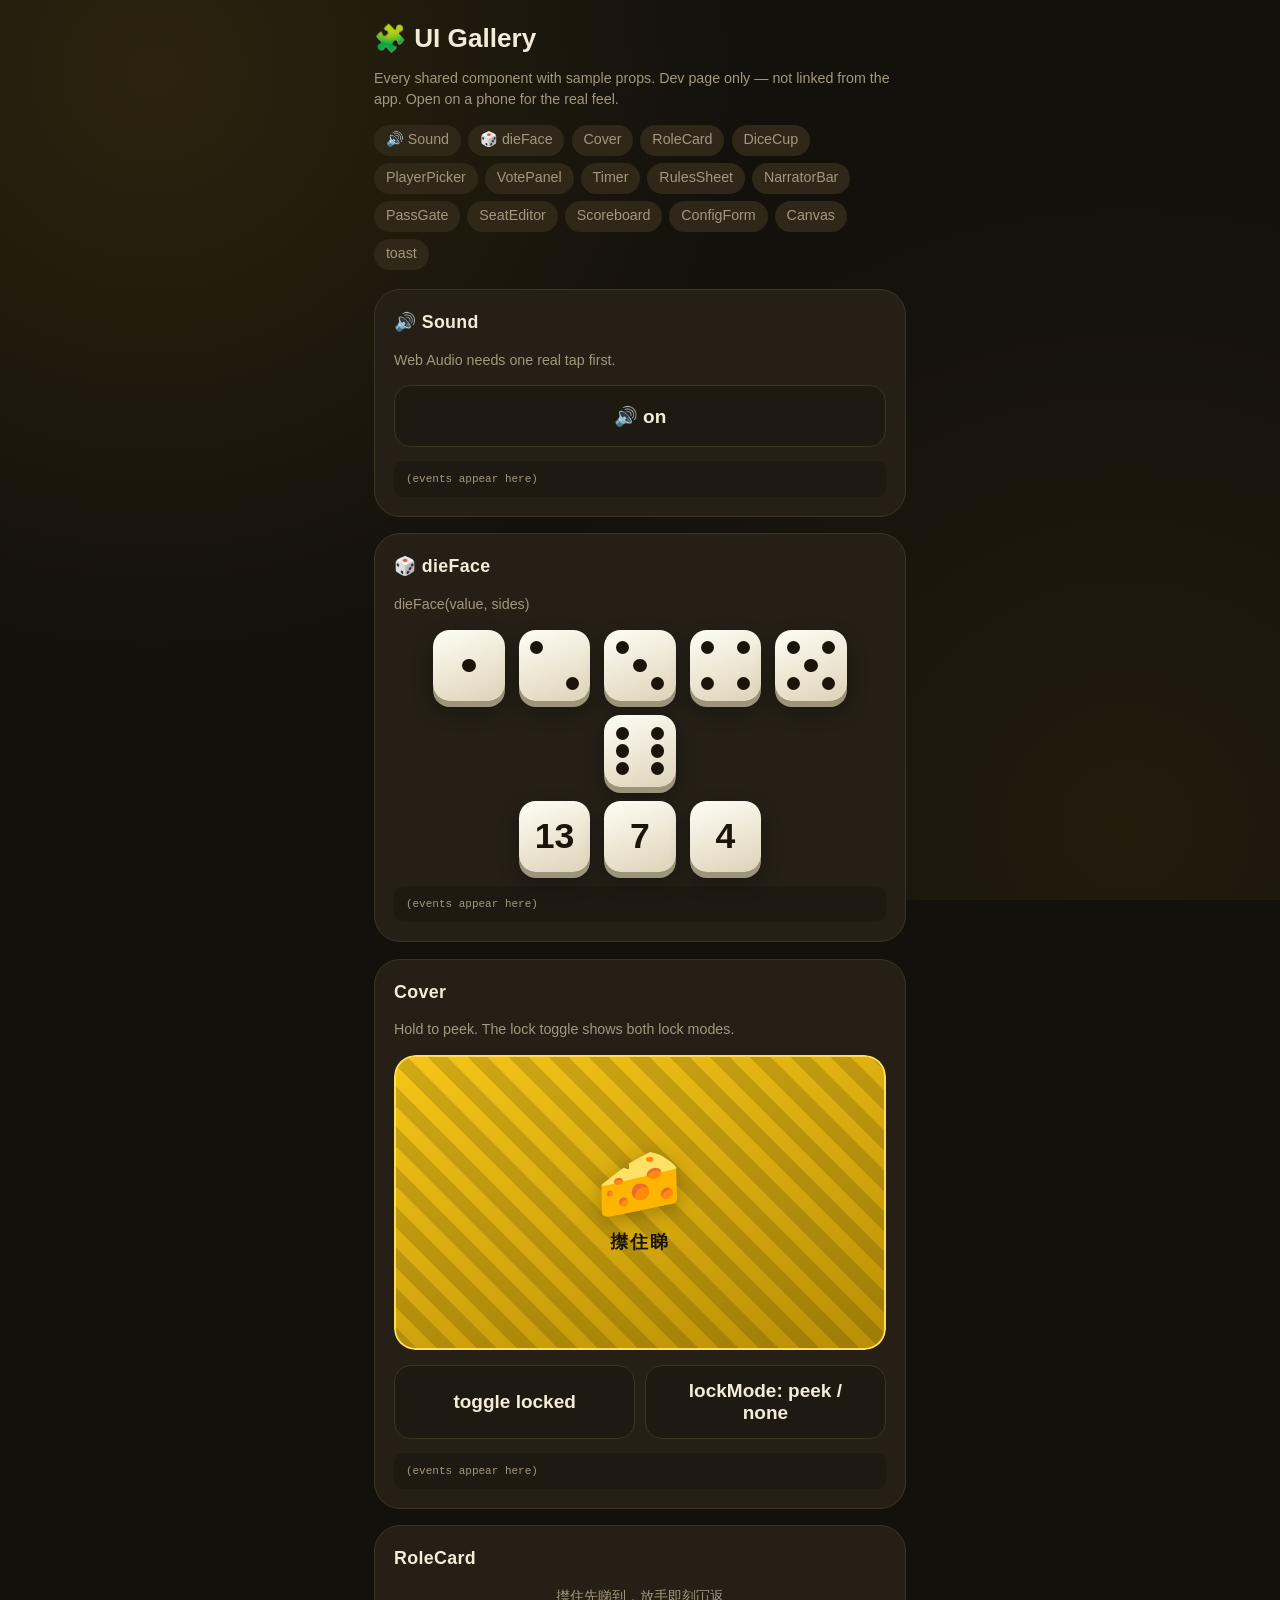
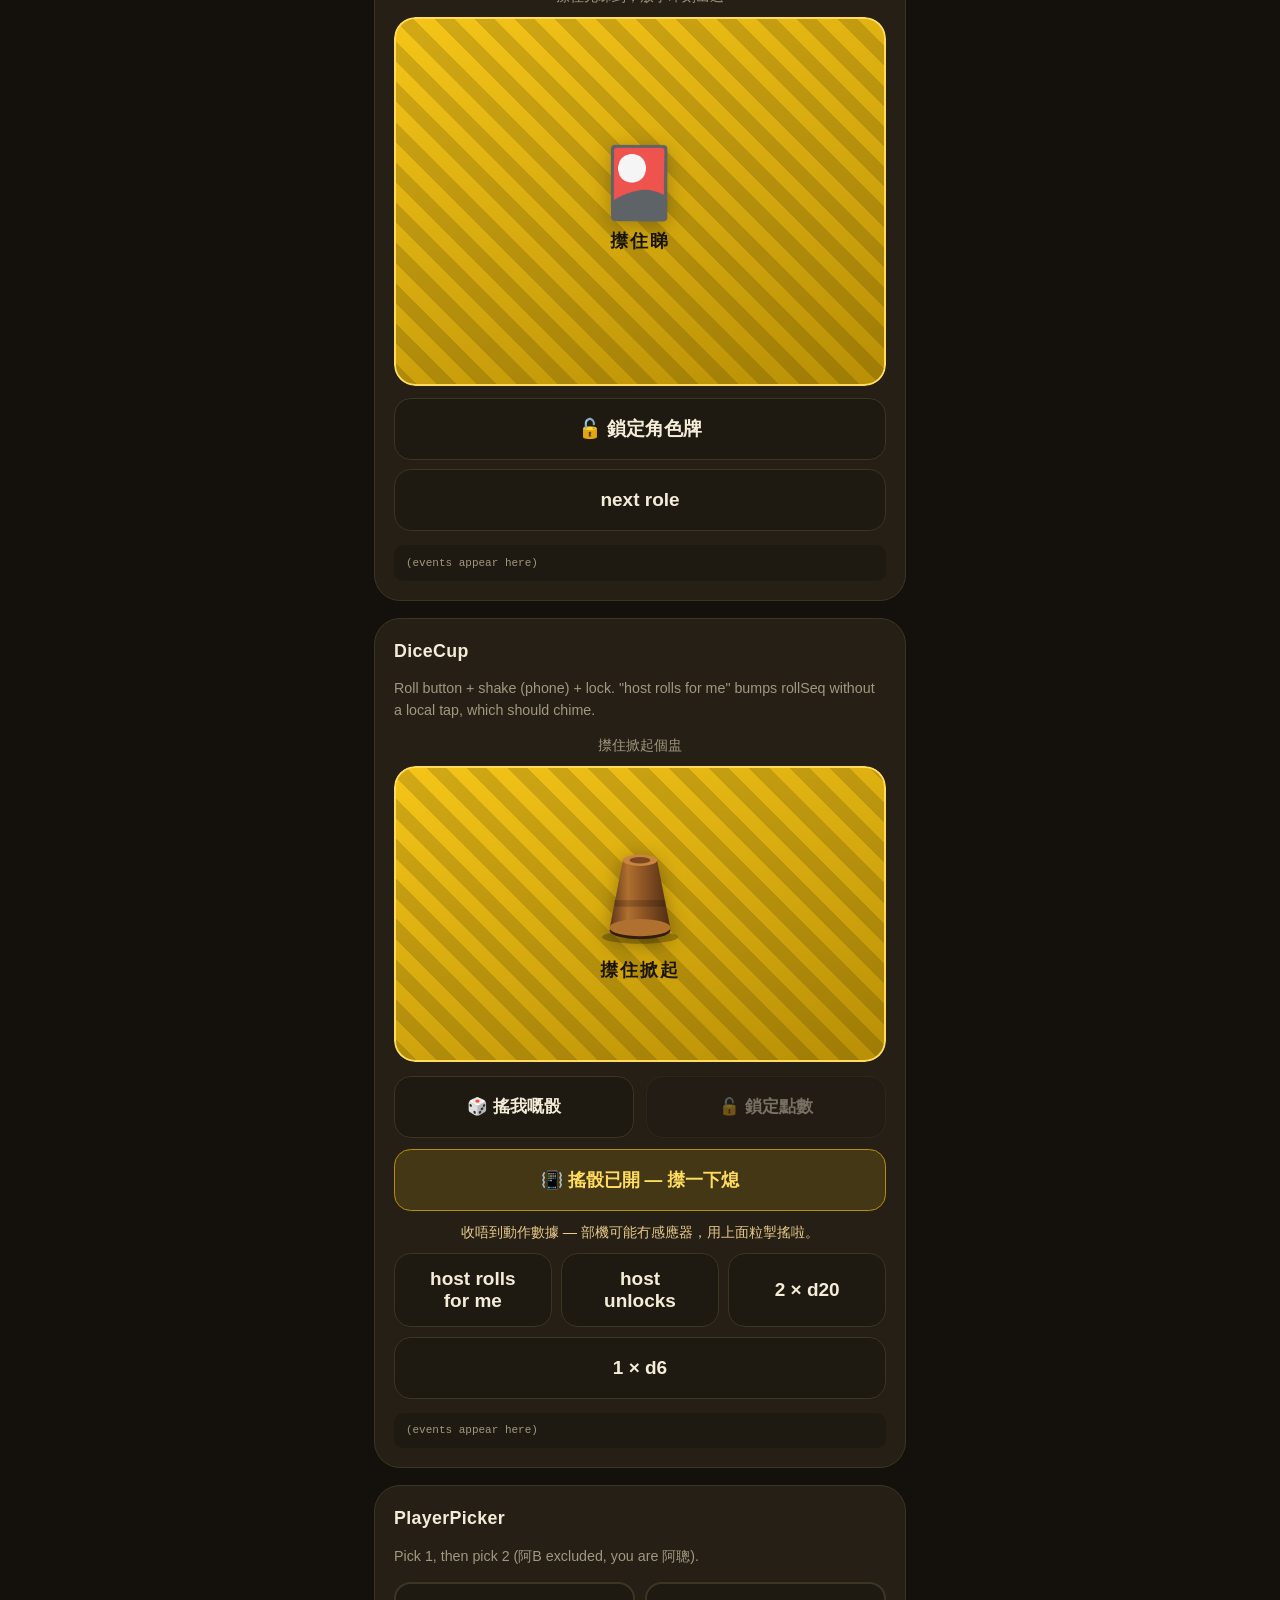
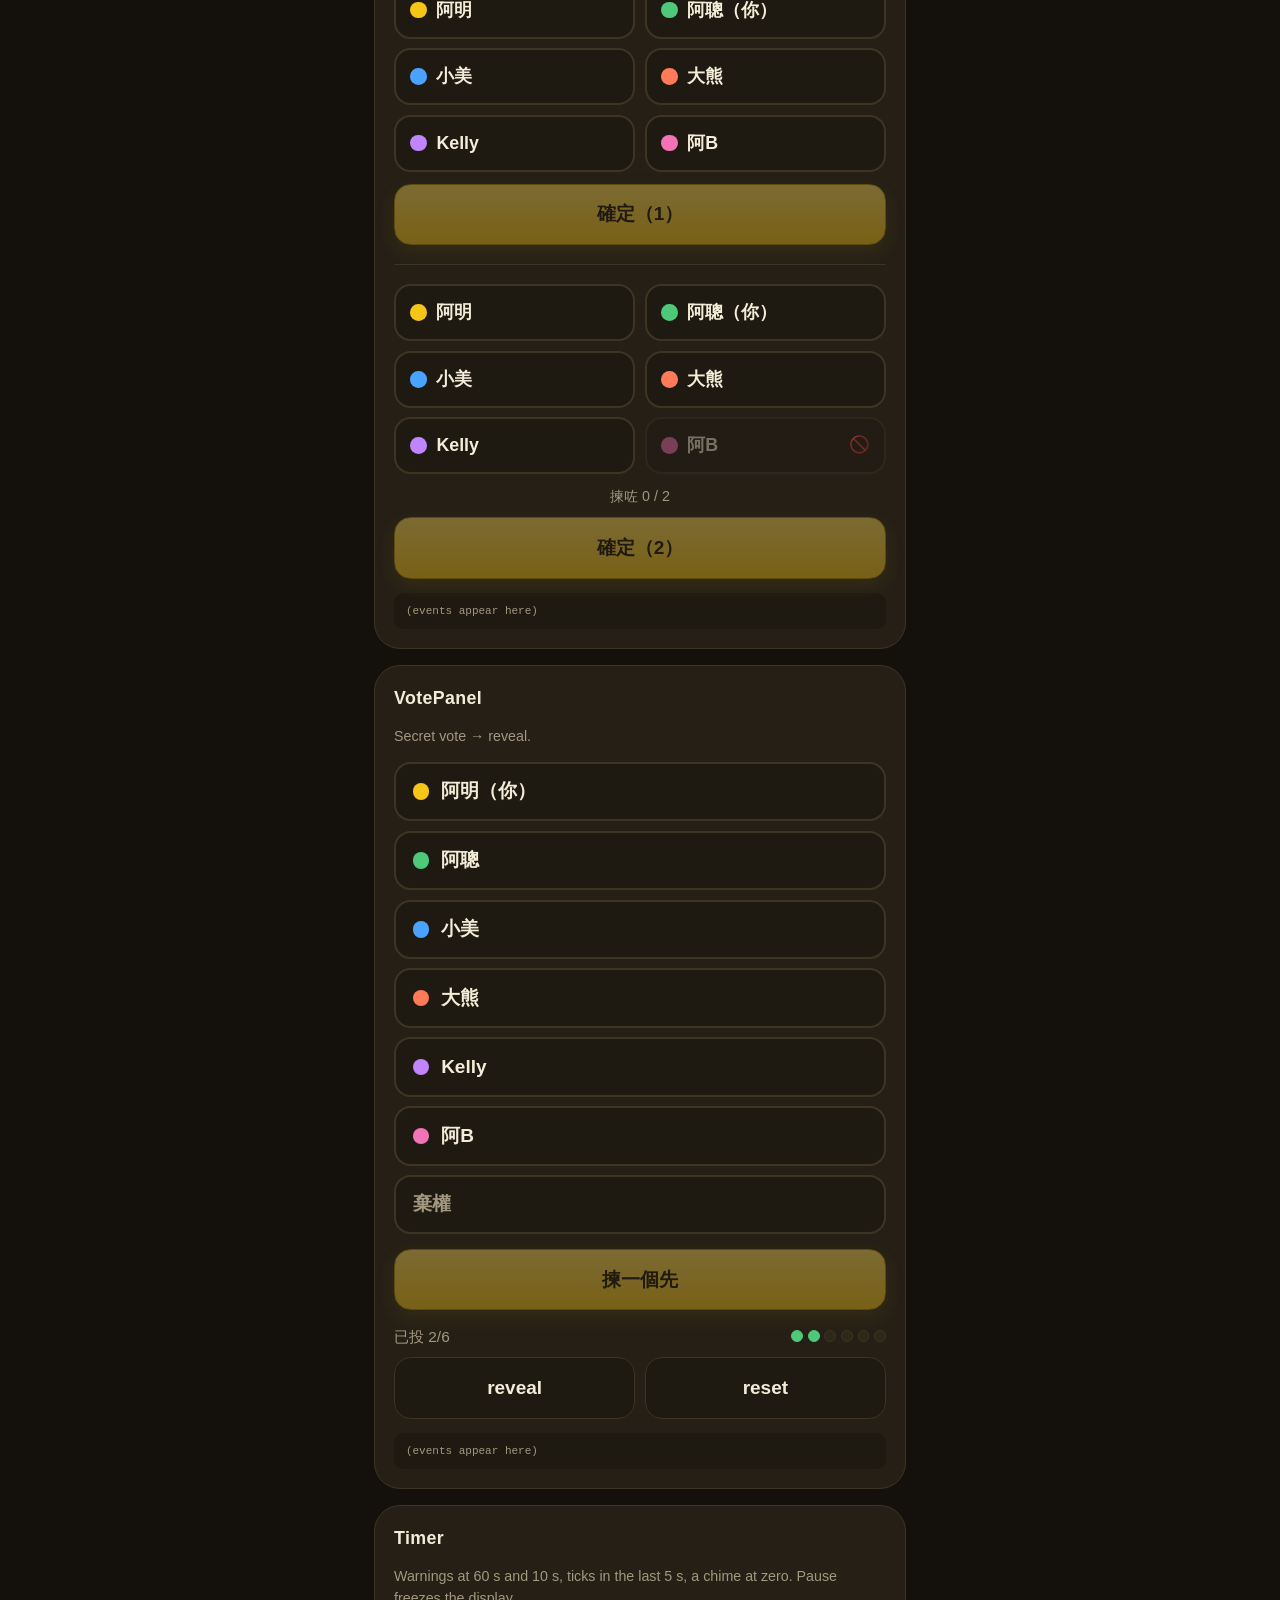
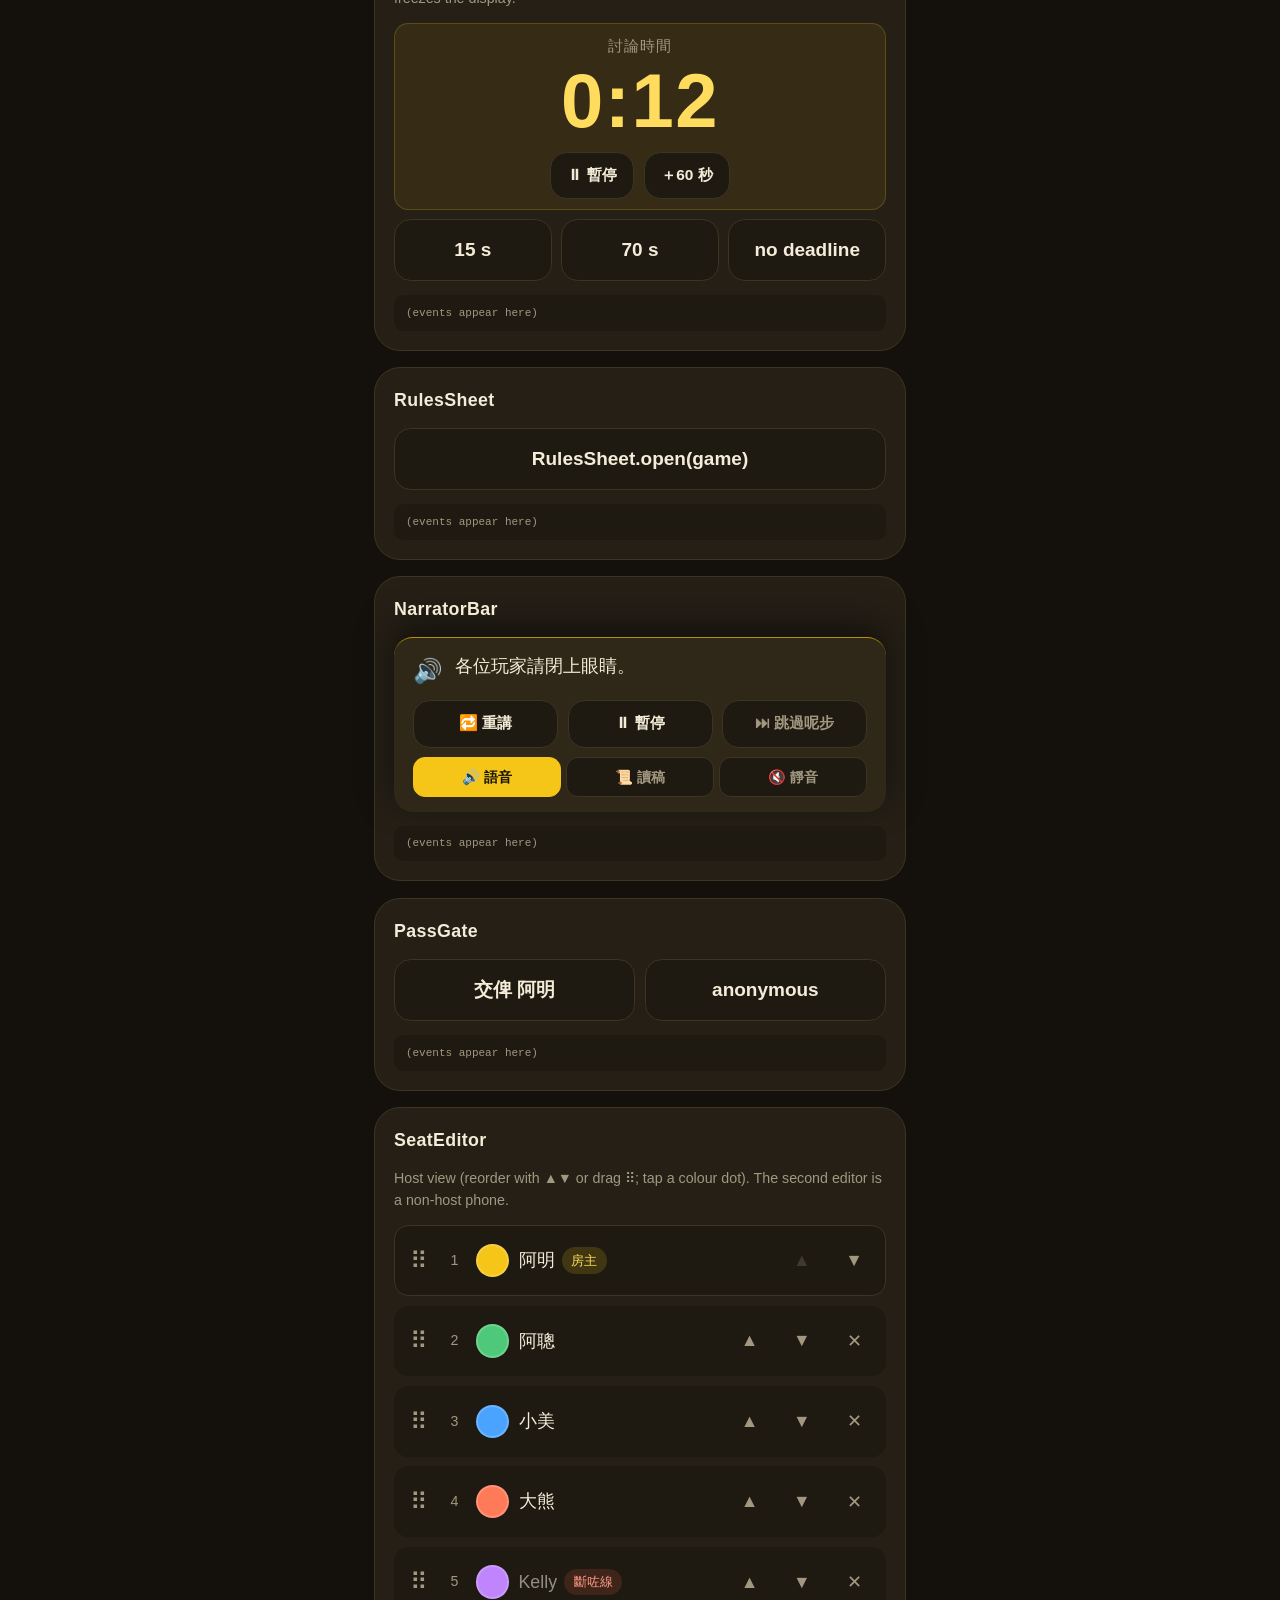
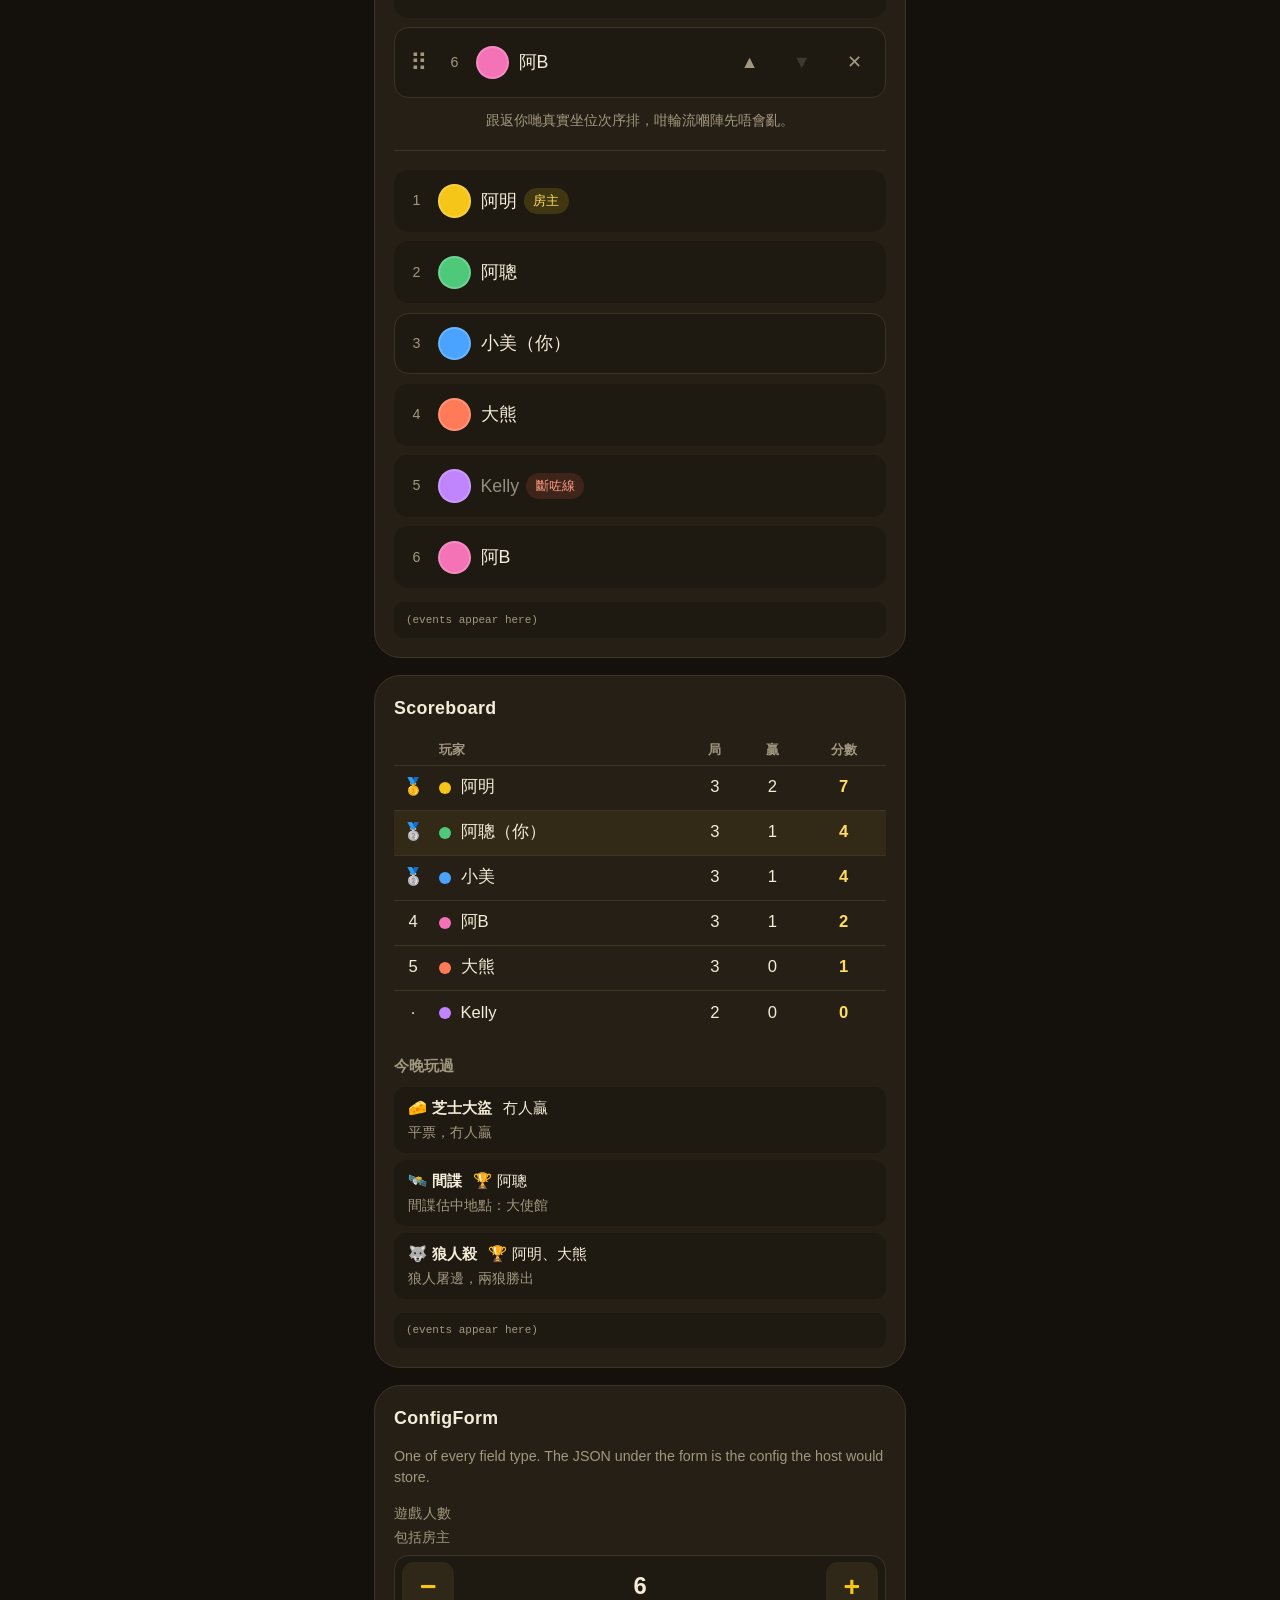
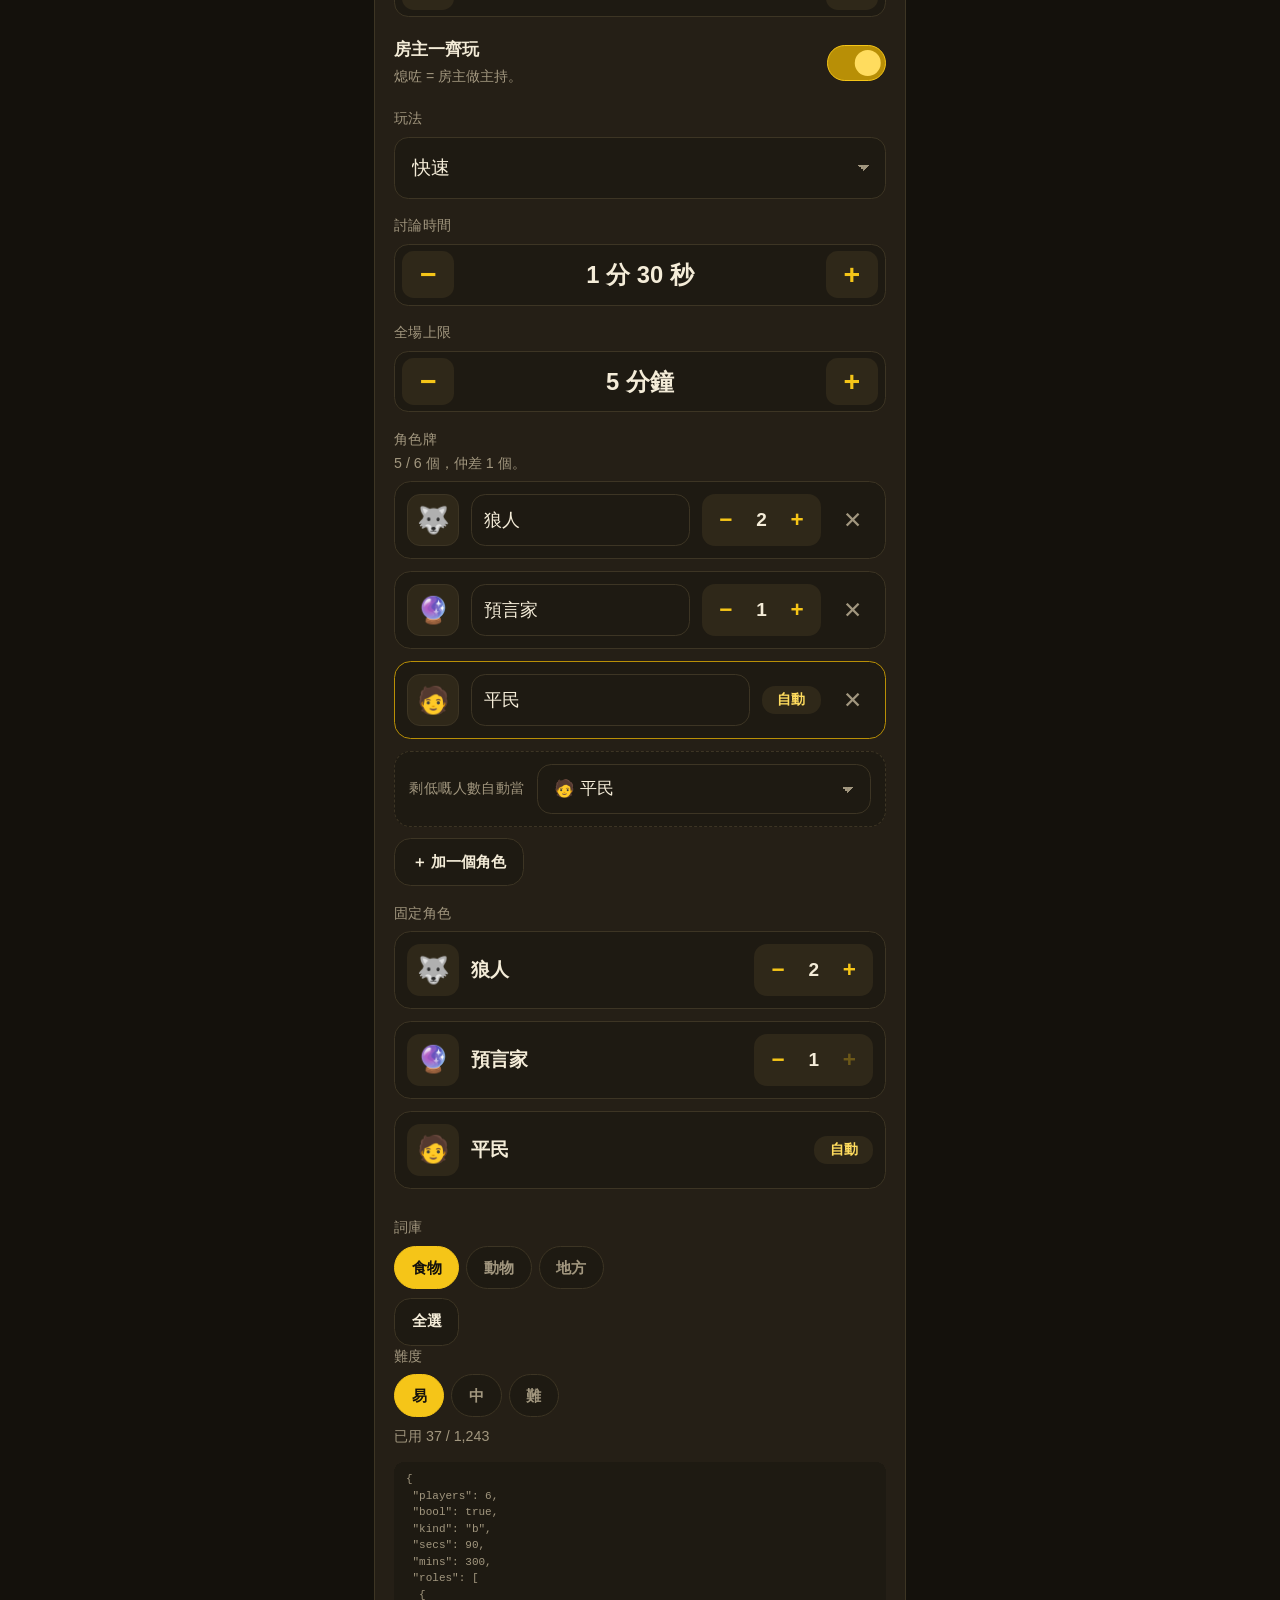
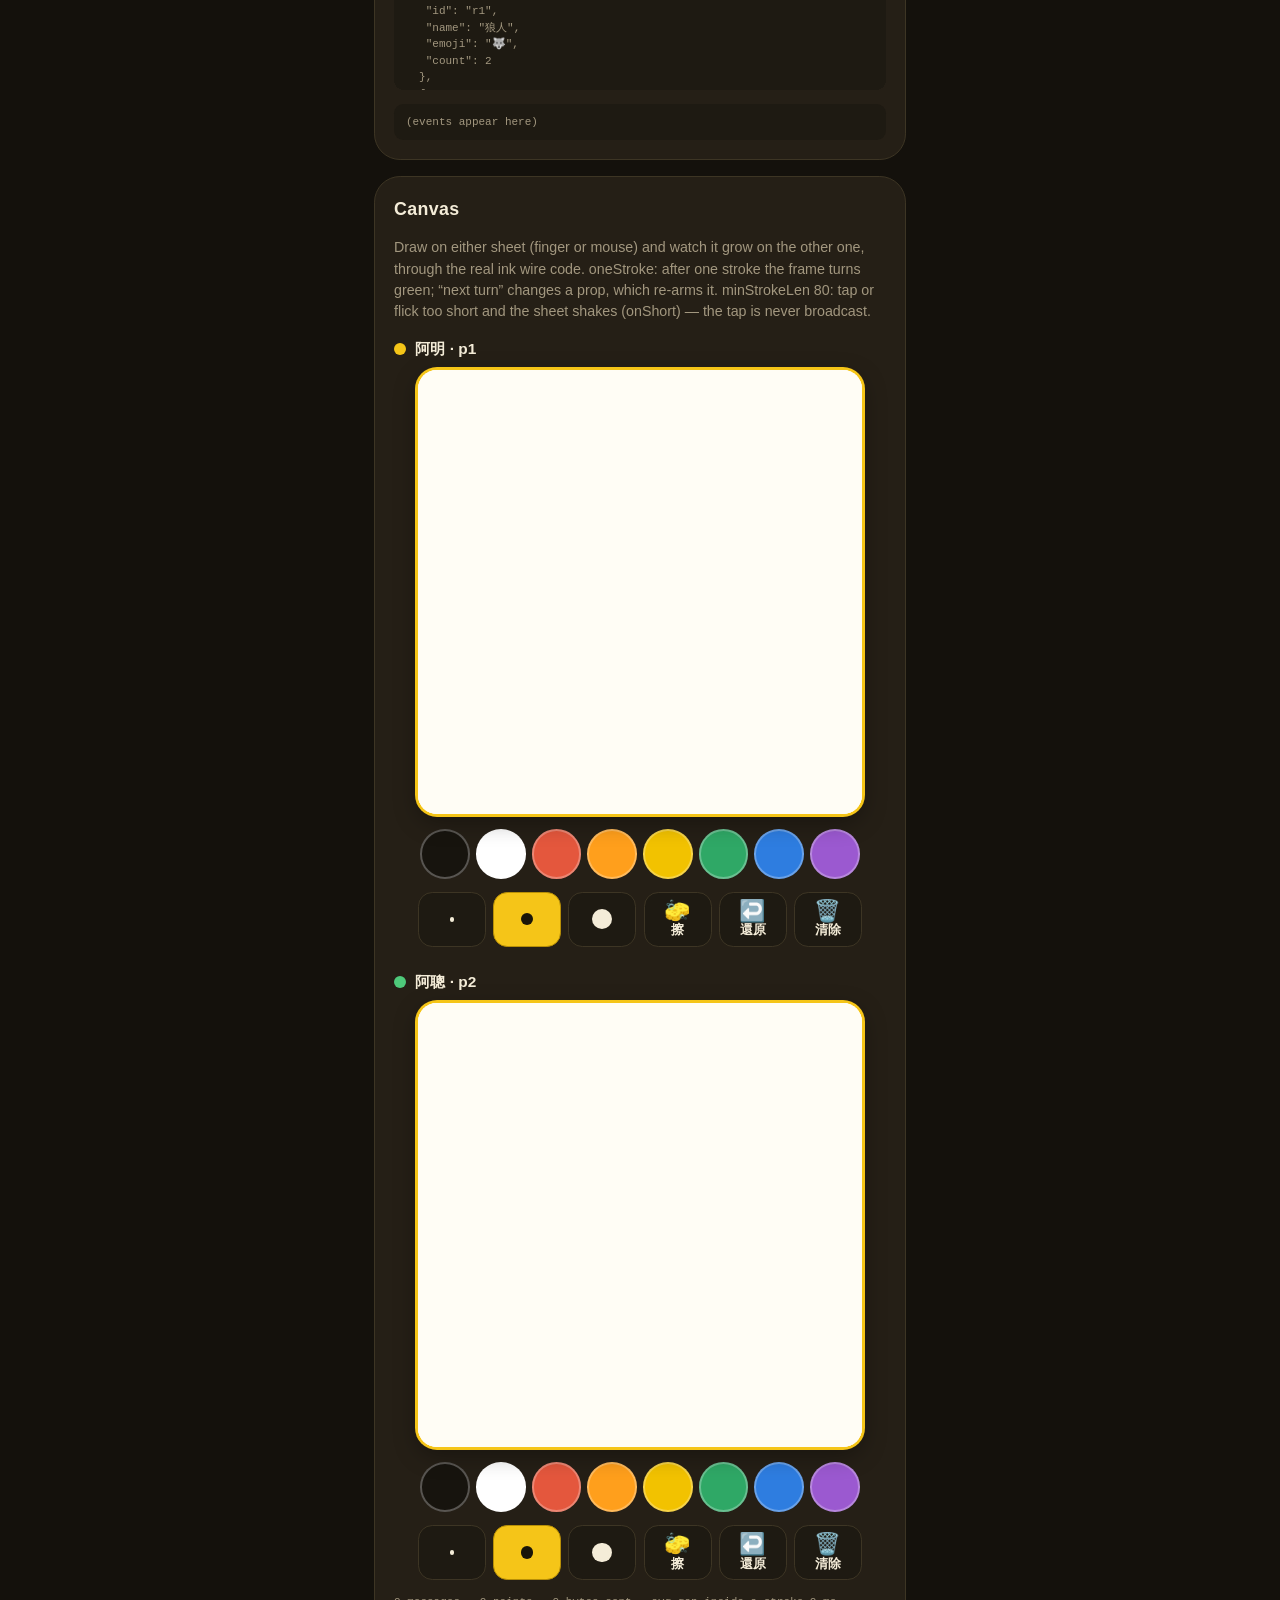
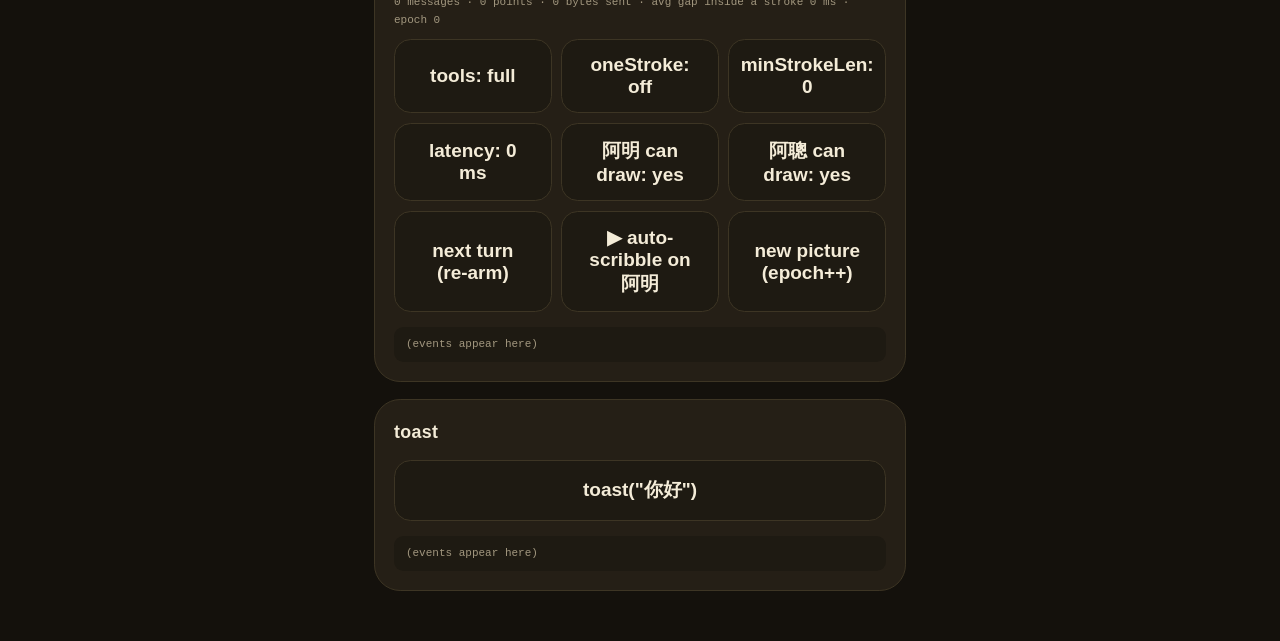
<file: ui-gallery.html>
<!DOCTYPE html>
<html lang="zh-Hant-HK">
<head>
<meta charset="utf-8">
<meta name="viewport" content="width=device-width, initial-scale=1, viewport-fit=cover, maximum-scale=1, user-scalable=no">
<meta name="theme-color" content="#14110c">
<title>🧩 UI Gallery</title>
<link rel="stylesheet" href="css/base.css?v=1">
<style>
  /* gallery-only chrome */
  .g-note { color: var(--text-dim); font-size: .75rem; margin: 0 0 .75rem; }
  .g-log { font: 11px/1.5 ui-monospace, Menlo, Consolas, monospace; color: var(--text-dim); background: var(--bg-2); border-radius: .5rem; padding: .5rem .625rem; margin-top: .75rem; max-height: 7rem; overflow: auto; white-space: pre-wrap; word-break: break-all; }
  .g-row { display: flex; gap: .5rem; flex-wrap: wrap; margin: .5rem 0; }
  .g-row .btn { width: auto; flex: 1; min-width: 7rem; }
  .g-nav { display: flex; flex-wrap: wrap; gap: .375rem; margin-bottom: 1rem; }
  .g-nav a { font-size: .75rem; padding: .25rem .625rem; border-radius: 99px; background: var(--surface-2); color: var(--text-dim); text-decoration: none; }
  h1.g-title { font-size: 1.375rem; margin: 0 0 .5rem; }
</style>
</head>
<body>
<div id="app">
  <h1 class="g-title">🧩 UI Gallery</h1>
  <p class="g-note">Every shared component with sample props. Dev page only — not linked from the app. Open on a phone for the real feel.</p>
  <nav class="g-nav" id="nav"></nav>
  <div id="sections"></div>
</div>
<div class="toast" id="toast" role="status" aria-live="polite"></div>

<script type="module">
import { el, dieFace, toast } from './js/ui/dom.js?v=1';
import {
  Cover, RoleCard, DiceCup, PlayerPicker, VotePanel, Timer, Canvas, RulesSheet, NarratorBar,
  PassGate, SeatEditor, Scoreboard, ConfigForm,
} from './js/ui/components/index.js?v=1';
import { setMuted, isMuted, primeAudio } from './js/core/sfx.js?v=1';

const sections = document.getElementById('sections');
const nav = document.getElementById('nav');

/** A titled card; returns { body, log(text) }. */
function section(id, title, note) {
  const logBox = el('div', { class: 'g-log', text: '(events appear here)' });
  let lines = [];
  const body = el('div');
  const card = el('div', { class: 'card', id }, el('div', { class: 'card-head' }, el('h3', { text: title })),
    note ? el('p', { class: 'g-note', text: note }) : null, body, logBox);
  sections.append(card);
  nav.append(el('a', { href: `#${id}`, text: title }));
  return {
    body,
    log(text) {
      lines = [`${new Date().toLocaleTimeString('en-GB')} ${text}`, ...lines].slice(0, 8);
      logBox.textContent = lines.join('\n');
    },
  };
}
const btn = (label, fn, cls = 'btn btn-ghost') => el('button', { class: cls, type: 'button', onclick: fn }, label);

// ---------- sample data ----------
const COLORS = ['#f5c518', '#4ec97a', '#4aa3ff', '#ff7a59', '#c084fc', '#f472b6'];
const NAMES = ['阿明', '阿聰', '小美', '大熊', 'Kelly', '阿B'];
let players = NAMES.map((name, i) => ({
  id: `p${i + 1}`, name, seat: i, color: COLORS[i], connected: i !== 4, isHost: i === 0, spectator: false,
}));

// ---------- sound ----------
{
  const s = section('sound', '🔊 Sound', 'Web Audio needs one real tap first.');
  const b = btn(isMuted() ? '🔇 muted' : '🔊 on', () => {
    setMuted(!isMuted());
    primeAudio();
    b.textContent = isMuted() ? '🔇 muted' : '🔊 on';
  });
  s.body.append(b);
}

// ---------- dom helpers ----------
{
  const s = section('dice', '🎲 dieFace', 'dieFace(value, sides)');
  s.body.append(
    el('div', { class: 'dice-row' }, [1, 2, 3, 4, 5, 6].map((v) => dieFace(v))),
    el('div', { class: 'dice-row', style: { marginTop: '.75rem' } }, [dieFace(13, 20), dieFace(7, 8), dieFace(4, 4)]));
}

// ---------- Cover ----------
{
  const s = section('cover', 'Cover', 'Hold to peek. The lock toggle shows both lock modes.');
  let locked = false;
  let mode = 'peek';
  const front = el('div', {}, el('div', { class: 'role-emoji', text: '🕵️' }), el('div', { class: 'role-name', text: '臥底' }));
  const c = Cover({ front, backArt: '🧀', backLabel: '㩒住睇', onOpen: (o) => s.log(`onOpen(${o})`) });
  const paint = () => c.update({ front, backArt: '🧀', backLabel: '㩒住睇', lockMode: mode, locked, onOpen: (o) => s.log(`onOpen(${o})`) });
  paint();
  s.body.append(c.el, el('div', { class: 'g-row' },
    btn('toggle locked', () => { locked = !locked; paint(); s.log(`locked=${locked}`); }),
    btn('lockMode: peek / none', (e) => { mode = mode === 'peek' ? 'none' : 'peek'; paint(); e.target.textContent = `lockMode: ${mode}`; })));
}

// ---------- RoleCard ----------
{
  const s = section('rolecard', 'RoleCard');
  const roles = [
    { emoji: '🐺', name: '狼人', team: 'wolf', text: '夜晚同拍檔一齊殺一個人，白天扮好人。' },
    { emoji: '🔮', name: '預言家', team: 'good', text: '每晚查一個人嘅身份。' },
    { emoji: '🦝', name: '強盜', team: 'neutral', text: '夜晚同另一個人換牌，再睇自己新身份。' },
    null,
  ];
  let i = 0;
  let locked = false;
  const rc = RoleCard({});
  const paint = () => rc.update({
    role: roles[i], locked, hint: undefined,
    onLockToggle: () => { locked = !locked; paint(); s.log(`onLockToggle → locked=${locked}`); },
    onOpen: (o) => s.log(`onOpen(${o})`),
  });
  paint();
  s.body.append(rc.el, el('div', { class: 'g-row' }, btn('next role', () => { i = (i + 1) % roles.length; paint(); })));
}

// ---------- DiceCup ----------
{
  const s = section('dicecup', 'DiceCup', 'Roll button + shake (phone) + lock. "host rolls for me" bumps rollSeq without a local tap, which should chime.');
  let dice = null, seq = 0, lockedRoll = false, sides = 6, count = 1;
  const roll = () => Array.from({ length: count }, () => 1 + Math.floor(Math.random() * sides));
  const cup = DiceCup({});
  const paint = () => cup.update({
    dice, sides, rollSeq: seq, canRoll: true, lockedRoll, shakeToRoll: true,
    onRoll: () => { dice = roll(); seq++; paint(); s.log(`onRoll → [${dice}] seq=${seq}`); },
    onLock: () => { lockedRoll = true; paint(); s.log('onLock'); },
  });
  paint();
  s.body.append(cup.el, el('div', { class: 'g-row' },
    btn('host rolls for me', () => { dice = roll(); seq++; paint(); s.log(`remote roll seq=${seq}`); }),
    btn('host unlocks', () => { lockedRoll = false; paint(); }),
    btn('2 × d20', () => { count = 2; sides = 20; dice = null; paint(); }),
    btn('1 × d6', () => { count = 1; sides = 6; dice = null; paint(); })));
}

// ---------- PlayerPicker ----------
{
  const s = section('picker', 'PlayerPicker', 'Pick 1, then pick 2 (阿B excluded, you are 阿聰).');
  const mk = (count, exclude) => {
    let selected = [];
    const pk = PlayerPicker({});
    const paint = () => pk.update({
      players, me: 'p2', count, exclude, selected, confirmLabel: `確定（${count}）`,
      onChange: (sel) => { selected = sel; s.log(`onChange ${JSON.stringify(sel)}`); },
      onConfirm: (sel) => s.log(`onConfirm ${JSON.stringify(sel)}`),
    });
    paint();
    return pk.el;
  };
  s.body.append(mk(1, []), el('hr', { style: { border: 0, borderTop: '1px solid var(--line)', margin: '1rem 0' } }), mk(2, ['p6']));
}

// ---------- VotePanel ----------
{
  const s = section('vote', 'VotePanel', 'Secret vote → reveal.');
  let myVote, done = 2, reveal = null;
  const vp = VotePanel({});
  const paint = () => vp.update({
    players, candidates: players.map((p) => p.id), me: 'p1', myVote, allowAbstain: true,
    progress: { done, total: players.length }, reveal,
    onVote: (v) => { myVote = v; done = Math.min(players.length, done + 1); paint(); s.log(`onVote(${v})`); },
  });
  paint();
  s.body.append(vp.el, el('div', { class: 'g-row' },
    btn('reveal', () => {
      reveal = { counts: { p3: 3, p2: 2, p5: 1 }, top: ['p3'], votes: { p1: 'p3', p2: 'p5', p3: 'p2', p4: 'p3', p5: 'p2', p6: 'p3' } };
      paint();
    }),
    btn('reset', () => { myVote = undefined; done = 2; reveal = null; paint(); })));
}

// ---------- Timer ----------
{
  const s = section('timer', 'Timer', 'Warnings at 60 s and 10 s, ticks in the last 5 s, a chime at zero. Pause freezes the display.');
  let deadline = Date.now() + 15 * 1000, paused = false;
  const t = Timer({});
  const paint = () => t.update({
    deadline, now: () => Date.now(), label: '討論時間', paused, warnAt: [60, 10],
    onExtend: () => { deadline += 60000; paint(); s.log('+60 s'); },
    onTogglePause: () => { paused = !paused; paint(); s.log(`paused=${paused}`); },
  });
  paint();
  s.body.append(t.el, el('div', { class: 'g-row' },
    btn('15 s', () => { deadline = Date.now() + 15000; paused = false; paint(); }),
    btn('70 s', () => { deadline = Date.now() + 70000; paused = false; paint(); }),
    btn('no deadline', () => { deadline = null; paint(); })));
}

// ---------- RulesSheet ----------
const sampleGame = {
  meta: { id: 'demo', name: '狼人殺', emoji: '🐺', accent: '#e4573d', blurb: '天黑請閉眼，狼人殺人、好人搵狼。' },
  rules: {
    quick: ['每人一張秘密身份牌。', '夜晚狼人叫醒，揀一個人殺。', '天光後大家討論，投票放逐一個人。', '狼人死晒好人贏；好人少過狼人，狼人贏。'],
    roles: [
      { id: 'wolf', name: '狼人', emoji: '🐺', team: 'wolf', text: '夜晚殺人。' },
      { id: 'seer', name: '預言家', emoji: '🔮', team: 'good', text: '每晚查一個人。' },
      { id: 'witch', name: '女巫', emoji: '🧪', team: 'good', text: '一瓶解藥、一瓶毒藥。' },
      { id: 'tanner', name: '皮匠', emoji: '🧵', team: 'neutral', text: '被投出局先贏。' },
    ],
    sections: [
      { title: '勝利條件', body: '好人：所有狼人出局。\n狼人：狼人數量不少於好人。' },
      { title: '平票點算', body: '平票嘅人再發言一次，然後重投；再平票就冇人出局。' },
    ],
  },
};
{
  const s = section('rules', 'RulesSheet');
  s.body.append(btn('RulesSheet.open(game)', () => RulesSheet.open(sampleGame)));
}

// ---------- NarratorBar ----------
{
  const s = section('narrator', 'NarratorBar');
  let mode = 'voice', paused = false, n = 0;
  const lines = ['各位玩家請閉上眼睛。', '狼人請張開眼睛，互相確認身份。', null];
  const bar = NarratorBar({});
  const paint = () => bar.update({
    cue: lines[n] ? { id: `c${n}`, text: lines[n] } : null, mode, paused,
    onReplay: () => s.log('onReplay'),
    onNext: () => { n = (n + 1) % lines.length; paint(); s.log('onNext'); },
    onPause: () => { paused = !paused; paint(); },
    onMode: (m) => { mode = m; paint(); s.log(`onMode(${m})`); },
  });
  paint();
  // The real bar is position: fixed. In the gallery keep it in flow so it can be inspected.
  bar.el.style.position = 'static';
  bar.el.style.borderRadius = '1rem';
  s.body.append(bar.el);
}

// ---------- PassGate ----------
{
  const s = section('gate', 'PassGate');
  s.body.append(el('div', { class: 'g-row' },
    btn('交俾 阿明', async () => { await PassGate.show({ title: '交俾 阿明', subtitle: '其他人唔好望' }); s.log('阿明 tapped'); }),
    btn('anonymous', async () => { await PassGate.show({ title: '預言家請拎起部手機', subtitle: '其他人閉埋眼，唔好望' }); s.log('anonymous tapped'); })));
}

// ---------- SeatEditor ----------
{
  const s = section('seats', 'SeatEditor', 'Host view (reorder with ▲▼ or drag ⠿; tap a colour dot). The second editor is a non-host phone.');
  const se = SeatEditor({});
  const ro = SeatEditor({});
  const paint = () => {
    se.update({
      players, me: 'p1', mySeats: ['p1', 'p6'], isHost: true,
      onMove: (pid, index) => {
        const from = players.findIndex((p) => p.id === pid);
        const next = players.slice();
        const [p] = next.splice(from, 1);
        next.splice(index, 0, p);
        players = next.map((x, i) => ({ ...x, seat: i }));
        s.log(`onMove(${pid}, ${index})`);
        paint();
      },
      onColor: (pid, c) => { players = players.map((p) => (p.id === pid ? { ...p, color: c } : p)); s.log(`onColor(${pid}, ${c})`); paint(); },
      onKick: (pid) => { players = players.filter((p) => p.id !== pid).map((x, i) => ({ ...x, seat: i })); s.log(`onKick(${pid})`); paint(); },
    });
    ro.update({ players, me: 'p3', mySeats: ['p3'], isHost: false, onColor: (pid, c) => { players = players.map((p) => (p.id === pid ? { ...p, color: c } : p)); paint(); } });
  };
  paint();
  s.body.append(se.el, el('hr', { style: { border: 0, borderTop: '1px solid var(--line)', margin: '1rem 0' } }), ro.el);
}

// ---------- Scoreboard ----------
{
  const s = section('score', 'Scoreboard');
  const sb = Scoreboard({});
  sb.update({
    players,
    scoreboard: { p1: { played: 3, wins: 2, points: 7 }, p2: { played: 3, wins: 1, points: 4 }, p3: { played: 3, wins: 1, points: 4 }, p4: { played: 3, wins: 0, points: 1 }, p5: { played: 2, wins: 0, points: 0 }, p6: { played: 3, wins: 1, points: 2 } },
    history: [
      { gameId: 'werewolf', winners: ['p1', 'p4'], summary: '狼人屠邊，兩狼勝出' },
      { gameId: 'spyfall', winners: ['p2'], summary: '間諜估中地點：大使館' },
      { gameId: 'cheese-thief', winners: [], summary: '平票，冇人贏' },
    ],
    games: { werewolf: { emoji: '🐺', name: '狼人殺' }, spyfall: { emoji: '🛰️', name: '間諜' }, 'cheese-thief': { emoji: '🧀', name: '芝士大盜' } },
    me: 'p2',
  });
  s.body.append(sb.el);
}

// ---------- ConfigForm ----------
{
  const s = section('config', 'ConfigForm', 'One of every field type. The JSON under the form is the config the host would store.');
  let value = {
    players: 6, bool: true, kind: 'b', secs: 90, mins: 300,
    roles: [
      { id: 'r1', name: '狼人', emoji: '🐺', count: 2 },
      { id: 'r2', name: '預言家', emoji: '🔮', count: 1 },
      { id: 'r3', name: '平民', emoji: '🧑', count: 0, filler: true },
    ],
    counts: { wolf: 2, seer: 1 },
    words: { cats: ['food'], levels: [1] },
  };
  const fields = [
    { key: 'players', label: '遊戲人數', type: 'int', min: 3, max: 12, help: '包括房主' },
    { key: 'bool', label: '房主一齊玩', type: 'bool', help: '熄咗 = 房主做主持。' },
    { key: 'kind', label: '玩法', type: 'select', options: [{ value: 'a', label: '標準' }, { value: 'b', label: '快速' }, { value: 'c', label: '瘋狂' }] },
    { key: 'secs', label: '討論時間', type: 'seconds', min: 30, max: 180 },
    { key: 'mins', label: '全場上限', type: 'seconds', min: 60, max: 900 },
    { key: 'roles', label: '角色牌', type: 'roles', min: 0, max: 6, help: '5 / 6 個，仲差 1 個。' },
    { key: 'counts', label: '固定角色', type: 'roles', min: 0, max: 4, options: [{ id: 'wolf', name: '狼人', emoji: '🐺' }, { id: 'seer', name: '預言家', emoji: '🔮', max: 1 }, { id: 'villager', name: '平民', emoji: '🧑', auto: true }] },
    { key: 'words', label: '詞庫', type: 'categories', options: [{ value: 'food', label: '食物' }, { value: 'animal', label: '動物' }, { value: 'place', label: '地方' }], levels: [{ value: 1, label: '易' }, { value: 2, label: '中' }, { value: 3, label: '難' }], stats: { used: 37, total: 1243 } },
  ];
  const out = el('div', { class: 'g-log', style: { maxHeight: '12rem' } });
  const cf = ConfigForm({});
  const paint = () => {
    cf.update({ fields, value, onChange: (cfg) => { value = cfg; paint(); } });
    out.textContent = JSON.stringify(value, null, 1);
  };
  paint();
  s.body.append(cf.el, out);
}

// ---------- Canvas ----------
// Two phones, one picture. Nothing here is faked on the wire: every payload goes through the REAL
// normalizeInk / applyInkBatch (js/core/session.js), a simulated host (which normalises again and
// relays to the other phone only, like Room.#relayInk) and an ordered, laggy "network".
// Each phone gets its ink the way js/core/client.js delivers it: the sender's strokes are applied
// at once, `state.ink` is a fresh {epoch, strokes} wrapper around the SAME mutated array, and the
// Canvas is updated in a microtask.
{
  const { normalizeInk, applyInkBatch, emptyInk } = await import('./js/core/session.js?v=1');
  const { createOutbox } = await import('./js/ui/ink.js?v=1');

  document.head.append(el('style', { text: `
    .g-cv-pair { display: grid; gap: 1.25rem; margin-top: .5rem; }
    .g-cv-seat h4 { margin: 0 0 .5rem; font-size: .8125rem; display: flex; align-items: center; gap: .5rem; }
    .g-cv-stats { font: 11px/1.6 ui-monospace, Menlo, Consolas, monospace; color: var(--text-dim); margin-top: .75rem; }
  ` }));

  const s = section('canvas', 'Canvas',
    'Draw on either sheet (finger or mouse) and watch it grow on the other one, through the real ink wire code. '
    + 'oneStroke: after one stroke the frame turns green; “next turn” changes a prop, which re-arms it. '
    + 'minStrokeLen 80: tap or flick too short and the sheet shakes (onShort) — the tap is never broadcast.');

  const colorOf = (pid) => players.find((p) => p.id === pid)?.color;
  const sim = {
    epoch: 0, latency: 0, tools: 'full', oneStroke: false, minStrokeLen: 0, rearm: 0,
    host: emptyInk(0), msgs: 0, pts: 0, bytes: 0, gaps: 0, gapN: 0, lastMsgAt: 0,
  };
  const devs = [0, 1].map((i) => ({ i, pid: `p${i + 1}`, name: players[i].name, ink: emptyInk(0), canDraw: true, canvas: null, queued: false }));
  const statsEl = el('div', { class: 'g-cv-stats' });

  function paintStats() {
    const avg = sim.gapN ? Math.round(sim.gaps / sim.gapN) : 0;
    statsEl.textContent = `${sim.msgs} messages · ${sim.pts} points · ${sim.bytes} bytes sent · avg gap inside a stroke ${avg} ms · epoch ${sim.epoch}`;
  }

  const propsFor = (dev) => ({
    ink: { epoch: dev.ink.epoch, strokes: dev.ink.strokes },
    canDraw: dev.canDraw, tools: sim.tools, oneStroke: sim.oneStroke, minStrokeLen: sim.minStrokeLen, rearm: sim.rearm,
    me: dev.pid, color: colorOf(dev.pid), colorOf,
    onInk: (payload) => send(dev, payload),
    onStrokeEnd: (info) => s.log(`${dev.name} onStrokeEnd ${JSON.stringify(info)}`),
    onShort: () => s.log(`${dev.name} onShort (stroke too short, discarded)`),
  });
  const touch = (dev) => {
    if (dev.queued) return;
    dev.queued = true;
    queueMicrotask(() => { dev.queued = false; dev.canvas.update(propsFor(dev)); });
  };
  const paintAll = () => devs.forEach((d) => d.canvas.update(propsFor(d)));

  // ordered delivery per direction, with latency + jitter (a reliable ordered channel never reorders)
  const lastAt = { up: [0, 0], down: [0, 0] };
  function later(dir, i, fn) {
    if (!sim.latency) { fn(); return; }
    const now = performance.now();
    const at = Math.max(now + sim.latency + Math.random() * sim.latency * 0.5, lastAt[dir][i] + 1);
    lastAt[dir][i] = at;
    setTimeout(fn, at - now);
  }

  function send(dev, payload) {
    const batch = normalizeInk(dev.pid, payload);                    // app.ink()
    if (!batch) { s.log(`${dev.name}: normalizeInk refused ${JSON.stringify(payload).slice(0, 50)}`); return; }
    applyInkBatch(dev.ink, batch);                                   // the sender draws at once
    touch(dev);
    const now = performance.now();
    sim.msgs++;
    sim.pts += batch.pts?.length ?? 0;
    sim.bytes += JSON.stringify(payload).length;
    if (batch.pts?.length && now - sim.lastMsgAt < 300) { sim.gaps += now - sim.lastMsgAt; sim.gapN++; }
    if (batch.pts?.length) sim.lastMsgAt = now;
    paintStats();
    const ep = sim.epoch;
    later('up', dev.i, () => {                                       // phone → host
      if (ep !== sim.epoch) return;                                  // a new picture began meanwhile
      const accepted = normalizeInk(dev.pid, batch);                 // Session.ink() normalises again
      if (!accepted) return;
      applyInkBatch(sim.host, accepted);
      const other = devs[1 - dev.i];
      later('down', other.i, () => {                                 // host → everyone else, never echoed to the sender
        if (ep !== sim.epoch) return;
        applyInkBatch(other.ink, { t: 'ink', ...accepted });
        touch(other);
      });
    });
  }

  devs.forEach((dev) => { dev.canvas = Canvas(propsFor(dev)); });
  window.__canvasDemo = { sim, devs };                               // for poking at it from the console
  s.body.append(el('div', { class: 'g-cv-pair' }, devs.map((dev) => el('div', { class: 'g-cv-seat' },
    el('h4', {}, el('span', { class: 'dot', style: { '--seat': colorOf(dev.pid) } }), `${dev.name} · ${dev.pid}`),
    dev.canvas.el))));
  s.body.append(statsEl);
  paintStats();

  // controls
  const cycle = (arr, v) => arr[(arr.indexOf(v) + 1) % arr.length];
  const toggles = [];
  const toggle = (label, get, step) => {
    const b = btn('', () => { step(); paintAll(); paintToggles(); });
    toggles.push(() => { b.textContent = `${label}: ${get()}`; });
    return b;
  };
  const paintToggles = () => toggles.forEach((f) => f());

  let scribbling = null;
  function scribble() {
    if (scribbling) return;
    const dev = devs[0];
    const stroke = `${dev.pid}-demo.${Date.now().toString(36)}`;
    const ob = createOutbox({ stroke, style: { color: '#e4573d', width: 9 } });
    const pts = [];
    for (let k = 0; k < 260; k++) {                                  // a spiral
      const a = k * 0.16, r = 30 + k * 1.6;
      pts.push([Math.round(500 + Math.cos(a) * r), Math.round(500 + Math.sin(a) * r)]);
    }
    let k = 0;
    scribbling = setInterval(() => {
      const now = performance.now();
      const stop = k >= pts.length;
      if (!stop) ob.add(pts[k++]);
      const out = ob.take(now, { force: k === 1, end: stop });
      out.forEach((pl) => send(dev, pl));
      if (stop) { clearInterval(scribbling); scribbling = null; s.log('auto-scribble finished'); }
    }, 16);
  }

  s.body.append(
    el('div', { class: 'g-row' },
      toggle('tools', () => sim.tools, () => { sim.tools = sim.tools === 'full' ? 'none' : 'full'; }),
      toggle('oneStroke', () => (sim.oneStroke ? 'on' : 'off'), () => { sim.oneStroke = !sim.oneStroke; }),
      toggle('minStrokeLen', () => sim.minStrokeLen, () => { sim.minStrokeLen = cycle([0, 80], sim.minStrokeLen); })),
    el('div', { class: 'g-row' },
      toggle('latency', () => `${sim.latency} ms`, () => { sim.latency = cycle([0, 150, 500], sim.latency); }),
      toggle(`${devs[0].name} can draw`, () => (devs[0].canDraw ? 'yes' : 'no'), () => { devs[0].canDraw = !devs[0].canDraw; }),
      toggle(`${devs[1].name} can draw`, () => (devs[1].canDraw ? 'yes' : 'no'), () => { devs[1].canDraw = !devs[1].canDraw; })),
    el('div', { class: 'g-row' },
      btn('next turn (re-arm)', () => { sim.rearm++; paintAll(); s.log(`rearm = ${sim.rearm}`); }),
      btn('▶ auto-scribble on ' + devs[0].name, scribble),
      btn('new picture (epoch++)', () => {
        sim.epoch++;
        sim.host = emptyInk(sim.epoch);
        devs.forEach((d) => { d.ink = emptyInk(sim.epoch); });
        paintAll();
        paintStats();
        s.log(`new picture, epoch ${sim.epoch}`);
      })));
  paintToggles();
}

// ---------- toast ----------
{
  const s = section('toast', 'toast');
  s.body.append(btn('toast("你好")', () => toast('你好，呢個係 toast')));
}
</script>
</body>
</html>
</file>
<file: css/base.css>
/* ============================================================
   桌遊盒 — mobile-first party game hub.

   Everything is sized in rem, and the root font size tracks the viewport
   width. The whole UI therefore scales with the phone instead of reflowing:
   proportions are identical on a 320px SE and a 430px Pro Max, just bigger.
   4.1vw ≈ 16px at the 390px design width; the clamp stops it shrinking to
   nothing on tiny screens or ballooning on a tablet, where #app's max-width
   takes over and centres the column.

   Layout of this file:
     1. tokens, reset, page            6. dice keypad (room codes)
     2. screens, topbar, cards         7. lists, chips, misc
     3. form controls                  8. component styles (.c-<name>)
     4. buttons                        9. shell screens (home, lobby, play, results)
     5. dice + cover (v1 mechanics)   10. overlays (toast, netbar, night dim)
   ============================================================ */

/* ---------- 1. tokens, reset, page ---------- */

:root {
  --bg:        #14110c;
  --bg-2:      #1e1a12;
  --surface:   #251f16;
  --surface-2: #2f2819;
  --line:      #3d3524;
  --text:      #f4ecd8;
  --text-dim:  #a2977f;
  --cheese:    #f5c518;
  --cheese-2:  #ffdc5e;
  --cheese-dk: #b88f06;
  --danger:    #e4573d;
  --ok:        #4ec97a;
  --accent:    var(--cheese);   /* each game overrides this on its own screen */
  --radius:    0.875rem;
  --radius-lg: 1.375rem;
  --tap:       3.25rem;
  --safe-b:    env(safe-area-inset-bottom, 0px);
  --safe-t:    env(safe-area-inset-top, 0px);
}

* { box-sizing: border-box; -webkit-tap-highlight-color: transparent; }
[hidden] { display: none !important; }

html {
  font-size: clamp(13px, 4.1vw, 19px);
  -webkit-text-size-adjust: 100%;
  text-size-adjust: 100%;
}
/* 字體：大 (settings, per device) — everything is rem, so the whole UI grows evenly */
html[data-text="large"] { font-size: clamp(15px, 4.75vw, 22px); }

body {
  margin: 0;
  padding: 0;
  background: var(--bg);
  color: var(--text);
  font-family: -apple-system, BlinkMacSystemFont, "Segoe UI",
               "Noto Sans TC", "PingFang HK", "Microsoft JhengHei", sans-serif;
  font-size: 1rem;
  line-height: 1.5;
  overscroll-behavior-y: contain;
  background-image:
    radial-gradient(circle at 12% 8%,  rgba(245,197,24,.10), transparent 42%),
    radial-gradient(circle at 88% 92%, rgba(245,197,24,.06), transparent 46%);
  background-attachment: fixed;
  min-height: 100vh;
  min-height: 100dvh;
}
body.modal-open { overflow: hidden; }

#app {
  max-width: 30rem;
  margin: 0 auto;
  padding: calc(1rem + var(--safe-t)) 1rem calc(1.75rem + var(--safe-b));
}

.hidden { display: none !important; }

h1, h2, h3, h4 { font-weight: 700; }

/* ---------- 2. screens, topbar, cards ---------- */

.screen { animation: fade .18s ease-out; }
@keyframes fade { from { opacity: 0; transform: translateY(.375rem); } to { opacity: 1; transform: none; } }

.boot {
  min-height: 60vh; display: grid; place-content: center; gap: .75rem;
  text-align: center; color: var(--text-dim); font-size: .9375rem;
}
.boot-emoji { font-size: 3.5rem; line-height: 1; animation: bob 2.4s ease-in-out infinite; }
.boot-err { color: #ff9b86; font-size: .8125rem; max-width: 22rem; margin-inline: auto; word-break: break-word; }
.boot .btn { margin-top: .5rem; }

.topbar { display: flex; align-items: center; gap: .5rem; margin: 0 0 1rem; }
.topbar h2 { flex: 1; margin: 0; font-size: 1.125rem; font-weight: 700; text-align: center; }
.topbar .spacer { width: 2.5rem; }
.icon-btn {
  width: 2.5rem; height: 2.5rem; flex: none;
  border: 1px solid var(--line); border-radius: .75rem;
  background: var(--surface); color: var(--text);
  font-size: 1.625rem; line-height: 1; cursor: pointer;
  display: grid; place-items: center; font-family: inherit; padding: 0;
}
.icon-btn:active { background: var(--surface-2); }
.icon-btn.sm { font-size: 1.125rem; }
.sound-btn { font-size: 1.125rem; }
.sound-btn.off { opacity: .45; }

.card {
  background: var(--surface);
  border: 1px solid var(--line);
  border-radius: var(--radius-lg);
  padding: 1rem;
  margin-bottom: .875rem;
}
.card-head {
  display: flex; align-items: center; justify-content: space-between;
  gap: .625rem; margin-bottom: .75rem;
}
.card-head h3 { margin: 0; font-size: .9375rem; font-weight: 700; letter-spacing: .02em; }
.card-head .hint, .hint { color: var(--text-dim); font-size: .75rem; font-weight: 400; }
.card.is-flat { background: transparent; border-style: dashed; }

/* ---------- 3. form controls ---------- */

.field { display: block; margin-bottom: .875rem; }
.field:last-child { margin-bottom: 0; }
.field-label { display: block; font-size: .75rem; color: var(--text-dim); margin-bottom: .375rem; letter-spacing: .03em; }
.field-row { display: flex; gap: .75rem; }
.flex1 { flex: 1; }

input[type=text], .sel, .mini-select {
  width: 100%; height: var(--tap);
  padding: 0 .875rem;
  background: var(--bg-2);
  border: 1px solid var(--line); border-radius: .75rem;
  color: var(--text); font-size: 1rem; font-family: inherit;
  outline: none;
  -webkit-appearance: none; appearance: none;
}
input[type=text]:focus, .sel:focus { border-color: var(--cheese); }
input::placeholder { color: #6b6250; }
input:disabled, .sel:disabled { opacity: .55; }

.sel, .mini-select {
  cursor: pointer;
  background-image: linear-gradient(45deg, transparent 50%, var(--text-dim) 50%),
                    linear-gradient(135deg, var(--text-dim) 50%, transparent 50%);
  background-position: calc(100% - 1.125rem) 1.4375rem, calc(100% - .8125rem) 1.4375rem;
  background-size: .3125rem .3125rem, .3125rem .3125rem; background-repeat: no-repeat;
}
.mini-select {
  width: auto; height: 2.25rem; font-size: .8125rem; padding: 0 2rem 0 .75rem;
  background-position: calc(100% - .875rem) 1rem, calc(100% - .5625rem) 1rem;
}

.stepper {
  display: flex; align-items: center; justify-content: space-between;
  background: var(--bg-2); border: 1px solid var(--line);
  border-radius: .75rem; height: var(--tap); padding: 0 .375rem;
}
.step-btn {
  width: 2.75rem; height: 2.5rem; border: none; border-radius: .625rem;
  background: var(--surface-2); color: var(--cheese);
  font-size: 1.5rem; font-weight: 700; cursor: pointer; font-family: inherit; padding: 0;
}
.step-btn:active { background: var(--cheese); color: #1a1508; }
.step-btn:disabled { opacity: .3; pointer-events: none; }
.stepper output { font-size: 1.25rem; font-weight: 800; font-variant-numeric: tabular-nums; }

.switch-row { display: flex; align-items: center; gap: .75rem; padding: .75rem 0; cursor: pointer; user-select: none; -webkit-user-select: none; }
.switch-row > span:first-child { flex: 1; }
.switch-row strong { display: block; font-size: .875rem; font-weight: 600; }
.switch-row small { display: block; color: var(--text-dim); font-size: .75rem; margin-top: .125rem; }
.switch-row input {
  position: absolute; width: 1px; height: 1px; margin: -1px; padding: 0; border: 0;
  clip-path: inset(50%); overflow: hidden; white-space: nowrap;
}
.switch-row input:focus-visible ~ .switch { outline: 2px solid var(--cheese); outline-offset: .1875rem; }
.switch {
  flex: none; width: 3.125rem; height: 1.875rem; border-radius: .9375rem;
  background: var(--surface-2); border: 1px solid var(--line);
  position: relative; transition: background .18s;
}
.switch::after {
  content: ""; position: absolute; top: .1875rem; left: .1875rem;
  width: 1.375rem; height: 1.375rem; border-radius: 50%;
  background: var(--text-dim); transition: transform .18s, background .18s;
}
.switch-row input:checked ~ .switch { background: var(--cheese-dk); border-color: var(--cheese); }
.switch-row input:checked ~ .switch::after { transform: translateX(1.25rem); background: var(--cheese-2); }

input[type=range] { width: 100%; accent-color: var(--cheese); height: 2rem; margin: 0; }

/* segmented control: narration mode, picker filters */
.seg { display: flex; gap: .25rem; padding: .1875rem; background: var(--bg-2); border: 1px solid var(--line); border-radius: .75rem; }
.seg button {
  flex: 1; min-height: 2.375rem; border: none; border-radius: .5625rem; background: transparent;
  color: var(--text-dim); font: inherit; font-size: .8125rem; font-weight: 600; cursor: pointer; padding: 0 .375rem;
}
.seg button.on { background: var(--cheese); color: #1a1508; }

/* ---------- 4. buttons ---------- */

/* A long press or a drag across buttons (name chips, word cards) must never start an iOS text selection or callout. */
button { -webkit-user-select: none; user-select: none; -webkit-touch-callout: none; }

.btn {
  display: flex; align-items: center; justify-content: center; gap: .5rem;
  width: 100%; min-height: var(--tap);
  padding: .75rem 1.125rem; margin: 0;
  border: 1px solid var(--line); border-radius: .875rem;
  background: var(--surface-2); color: var(--text);
  font-size: 1rem; font-weight: 600; font-family: inherit;
  cursor: pointer; transition: transform .08s, filter .15s;
}
.btn:active { transform: scale(.975); }
.btn[disabled] { opacity: .4; pointer-events: none; }
.btn-lg { min-height: 3.625rem; font-size: 1.0625rem; font-weight: 700; margin-bottom: .75rem; }
.btn-sm { min-height: 2.5rem; font-size: .8125rem; padding: .5rem .875rem; width: auto; }
.btn-icon { font-size: 1.25rem; }
.btn-primary {
  background: linear-gradient(180deg, var(--cheese-2), var(--cheese));
  border-color: var(--cheese-dk); color: #1a1508;
  box-shadow: 0 .375rem 1.125rem rgba(245,197,24,.22);
}
.btn-ghost { background: var(--bg-2); }
.btn-danger { background: rgba(228,87,61,.14); border-color: rgba(228,87,61,.5); color: #ff9b86; }
.btn-locked { background: rgba(245,197,24,.14); border-color: var(--cheese-dk); color: var(--cheese-2); }
/* #3 arm-then-confirm: a risky button's first tap arms it (「再㩒一次：…」, dom.js confirmTap) */
.btn.armed, .icon-btn.armed, .c-seateditor-btn.armed {
  background: rgba(228,87,61,.18); border-color: var(--danger); color: #ffb3a3;
  box-shadow: 0 0 0 2px rgba(228,87,61,.35); animation: armPulse 1s ease-in-out infinite;
}
@keyframes armPulse { 50% { box-shadow: 0 0 0 4px rgba(228,87,61,.18); } }
.btn-accent {
  background: var(--accent); border-color: transparent; color: #14110c;
}
.stack .btn { margin-bottom: .75rem; }
.grid2 { display: grid; grid-template-columns: 1fr 1fr; gap: .625rem; margin-bottom: .625rem; }
.grid2 .btn { font-size: .875rem; padding: .625rem; }
.grid2.tight { margin-bottom: 0; }

/* ---------- 5. dice + cover (the 「冚住」 mechanic, from v1) ---------- */

.die {
  width: 3.75rem; height: 3.75rem; border-radius: .875rem;
  background: linear-gradient(160deg, #fffdf5, #ddd3b8);
  color: #1a1508; display: grid; place-items: center;
  font-size: 1.875rem; font-weight: 800; font-variant-numeric: tabular-nums;
  box-shadow: 0 .3125rem 0 #9d947c, 0 .5rem 1rem rgba(0,0,0,.35);
}
.die.pips {
  font-size: 0; padding: .5625rem;
  display: grid; grid-template: repeat(3, 1fr) / repeat(3, 1fr); gap: .1875rem;
}
.die .pip { width: .6875rem; height: .6875rem; border-radius: 50%; background: #1a1508; align-self: center; justify-self: center; }
.dice-row { display: flex; gap: .75rem; flex-wrap: wrap; justify-content: center; }
.dice-sum { margin-top: .75rem; font-size: .8125rem; color: var(--text-dim); text-align: center; }

.c-cover {
  position: relative;
  width: 100%; aspect-ratio: 5 / 3;
  border-radius: 1.125rem; overflow: hidden;
  cursor: pointer; user-select: none; -webkit-user-select: none; -webkit-touch-callout: none;
  touch-action: manipulation;
  margin-bottom: .75rem;
  perspective: 56rem;          /* gives the lid a real hinge as it tips away */
  outline: none;
}
.c-cover:focus-visible { box-shadow: 0 0 0 2px var(--cheese); }
.c-cover-face {
  position: absolute; inset: 0;
  display: flex; flex-direction: column; align-items: center; justify-content: center;
  gap: .5rem; text-align: center; padding: 1rem;
  transition: opacity .16s ease, transform .28s cubic-bezier(.2,.9,.3,1.2);
}
.c-cover-arthost { display: contents; }
.c-cover-back {
  background:
    repeating-linear-gradient(45deg, rgba(0,0,0,.14) 0 .75rem, transparent .75rem 1.5rem),
    linear-gradient(160deg, var(--cheese) 0%, var(--cheese-dk) 100%);
  color: #1a1508; font-weight: 800; font-size: .9375rem; letter-spacing: .12em;
  border: 2px solid var(--cheese-2);
  border-radius: 1.125rem;
  z-index: 2;
}
.c-cover-art { font-size: 3.625rem; line-height: 1; filter: drop-shadow(0 .25rem .5rem rgba(0,0,0,.25)); }
.c-cover-cup { width: 6rem; height: 5.4rem; filter: drop-shadow(0 .25rem .5rem rgba(0,0,0,.3)); }
.c-cover-front {
  background: linear-gradient(165deg, var(--surface-2), var(--bg-2));
  border: 2px solid var(--line); border-radius: 1.125rem;
  z-index: 1;
}
.c-cover.open .c-cover-back { opacity: 0; transform: translateY(-1.125rem) rotateX(58deg); pointer-events: none; }
.c-cover:not(.open) .c-cover-front { opacity: .001; }
.c-cover:active .c-cover-back { filter: brightness(1.08); }
.c-cover.shaking .c-cover-art,
.c-cover.shaking .c-cover-cup { animation: shake .5s ease-in-out; }
@keyframes shake {
  0%,100% { transform: translate(0,0) rotate(0); }
  20% { transform: translate(-.4375rem,-.25rem) rotate(-12deg); }
  40% { transform: translate(.4375rem,.1875rem) rotate(10deg); }
  60% { transform: translate(-.3125rem,.25rem) rotate(-8deg); }
  80% { transform: translate(.3125rem,-.1875rem) rotate(7deg); }
}

/* locked: the cover refuses to lift, and says so */
.c-cover.locked::after {
  content: "🔒"; position: absolute; inset: 0; z-index: 4;
  display: grid; place-items: center; font-size: 2.75rem;
  background: rgba(20,17,12,.62);
  border-radius: 1.125rem; pointer-events: none;
  text-shadow: 0 .25rem .75rem rgba(0,0,0,.6);
}
.c-cover.locked { cursor: default; }

/* pinned: the roll is frozen, but you may still look at your own number */
.c-cover.pinned::after {
  content: "🔒"; position: absolute; top: .5rem; right: .625rem; z-index: 5;
  font-size: 1.25rem; pointer-events: none;
  filter: drop-shadow(0 .125rem .25rem rgba(0,0,0,.55));
}
.denied { animation: nope .32s ease-in-out; }
@keyframes nope {
  0%,100% { transform: translateX(0); }
  25% { transform: translateX(-.5rem); }
  75% { transform: translateX(.5rem); }
}

.role-emoji { font-size: 3.625rem; line-height: 1; }
.role-name { font-size: 1.5625rem; font-weight: 800; letter-spacing: .04em; }
.role-desc { font-size: .8125rem; color: var(--text-dim); max-width: 85%; }

/* ---------- 6. dice keypad (room codes are four dice) ----------
   The four slots and the six keys are all dice, so without help they read
   as one row of ten. The slots get a live neon frame, the next empty one
   pulses, and a tapped die drops in — so the display announces itself as
   the display and the keys stay keys. */

.code-frame {
  position: relative;
  padding: .625rem;
  border-radius: 1.125rem;
  margin-bottom: .75rem;
  background: linear-gradient(90deg,
    #ff5d73, #ffb020, #ffe14d, #4ade80, #38bdf8, #a78bfa, #ff5d73);
  background-size: 300% 100%;
  animation: neonRun 7s linear infinite;
  box-shadow: 0 0 1.5rem rgba(255,225,77,.16);
}
.code-frame::before {
  content: ""; position: absolute; inset: 2px;
  border-radius: 1rem; background: var(--bg-2);
}
.code-frame.ready {
  animation-duration: 2.2s;
  box-shadow: 0 0 1.75rem rgba(78,201,122,.35);
}
@keyframes neonRun { to { background-position: 300% 0; } }

.code-slots {
  position: relative;
  display: grid; grid-template-columns: repeat(4, 1fr); gap: .5rem;
}
.code-slot {
  aspect-ratio: 1; border-radius: .875rem;
  display: grid; place-items: center;
  background: rgba(0,0,0,.25); border: 2px dashed #4a4130;
}
.code-slot.filled { border-color: transparent; background: transparent; }
.code-slot .die { width: 100%; height: 100%; animation: dropIn .3s cubic-bezier(.2,.9,.3,1.5); }
.code-slot.next { border-color: var(--cheese-2); border-style: solid; animation: nextPulse 1.5s ease-in-out infinite; }
.code-slot.next::after {
  content: "?"; color: var(--cheese-2); font-size: 1.5rem; font-weight: 800; opacity: .55;
}
@keyframes nextPulse {
  0%, 100% { box-shadow: 0 0 0 0 rgba(255,220,94,.45); }
  55%      { box-shadow: 0 0 0 .55rem rgba(255,220,94,0); }
}
@keyframes dropIn {
  from { transform: translateY(-.75rem) scale(.55) rotate(-28deg); opacity: 0; }
  to   { transform: none; opacity: 1; }
}

.pad-hint {
  text-align: center; font-size: .75rem; color: var(--text-dim);
  margin: 0 0 .625rem; letter-spacing: .06em;
}
.pad-hint.done { color: #8fe3ad; }

.dice-pad { display: grid; grid-template-columns: repeat(6, 1fr); gap: .5rem; }
.pad-die {
  aspect-ratio: 1; border: none; border-radius: .625rem;
  background: linear-gradient(160deg, #fffdf5, #ddd3b8);
  box-shadow: 0 .1875rem 0 #9d947c, 0 .25rem .5rem rgba(0,0,0,.3);
  cursor: pointer; display: grid;
  grid-template: repeat(3, 1fr) / repeat(3, 1fr);
  gap: .0625rem; padding: .25rem;
}
.pad-die:active { transform: translateY(.1875rem); box-shadow: 0 0 0 #9d947c; }
.pad-die .pip { width: .3125rem; height: .3125rem; border-radius: 50%; background: #1a1508; align-self: center; justify-self: center; }
.pad-actions { display: flex; gap: .625rem; justify-content: center; margin-top: .875rem; }
.pad-actions .btn { flex: 1; }

/* ---------- 7. lists, chips, misc ---------- */

.player-list { list-style: none; margin: 0; padding: 0; display: flex; flex-direction: column; gap: .5rem; }
.player-list li {
  display: flex; align-items: center; gap: .625rem;
  background: var(--bg-2); border-radius: .75rem; padding: .6875rem .8125rem; font-size: .9375rem;
}
.player-list .nm { flex: 1; min-width: 0; overflow: hidden; text-overflow: ellipsis; white-space: nowrap; }
.player-list .empty { justify-content: center; color: var(--text-dim); font-size: .8125rem; }

.tag {
  font-size: .6875rem; padding: .1875rem .5rem; border-radius: 99px;
  background: var(--surface-2); color: var(--text-dim); flex: none; white-space: nowrap;
}
.tag.host { background: rgba(245,197,24,.16); color: var(--cheese-2); }
.tag.off { background: rgba(228,87,61,.16); color: #ff9b86; }
.tag.ok { background: rgba(78,201,122,.14); color: #8fe3ad; }

.pill {
  font-size: .75rem; padding: .25rem .6875rem; border-radius: 99px;
  background: var(--surface-2); color: var(--text-dim);
  font-variant-numeric: tabular-nums; letter-spacing: .06em; flex: none;
}

.dot { width: .625rem; height: .625rem; flex: none; border-radius: 50%; background: var(--seat, var(--cheese)); }

.status { text-align: center; font-size: .8125rem; color: var(--text-dim); min-height: 1.25rem; margin: .25rem 0 0; }
.status.err { color: #ff9b86; }
.status.ok { color: #8fe3ad; }
.fineprint { text-align: center; font-size: .75rem; color: var(--text-dim); line-height: 1.7; margin-top: 1.375rem; }
.warn {
  font-size: .75rem; line-height: 1.6; color: #e8c98a;
  background: rgba(245,197,24,.08); border: 1px solid rgba(245,197,24,.2);
  border-radius: .75rem; padding: .625rem .75rem; margin: .5rem 0 0;
}
.warn.err { color: #ff9b86; background: rgba(228,87,61,.1); border-color: rgba(228,87,61,.35); }
.setup-line { display: flex; justify-content: space-between; gap: .75rem; font-size: .8125rem; padding: .3125rem 0; }
.setup-line span:first-child { color: var(--text-dim); flex: none; }

/* ---------- 8. components ---------- */

/* RoleCard */
.c-rolecard-hint { margin: 0 0 .5rem; text-align: center; font-size: .75rem; color: var(--text-dim); }
.c-rolecard .c-cover { aspect-ratio: 4 / 3; }
.c-rolecard-front { display: flex; flex-direction: column; align-items: center; justify-content: center; gap: .375rem; width: 100%; height: 100%; }
.c-rolecard-front .role-desc {
  display: -webkit-box; -webkit-box-orient: vertical; -webkit-line-clamp: 5; overflow: hidden;
}
.c-rolecard-front.is-empty { color: var(--text-dim); }
.c-rolecard .c-cover-front { border-color: var(--team, var(--line)); box-shadow: inset 0 0 2.25rem color-mix(in srgb, var(--team, transparent) 14%, transparent); }
.c-rolecard-team {
  font-size: .6875rem; font-weight: 700; letter-spacing: .08em; padding: .125rem .625rem;
  border-radius: 99px; background: var(--team, var(--surface-2)); color: #14110c;
}
.c-rolecard-lock { margin-top: -.125rem; }

/* DiceCup */
.c-dicecup .c-cover { aspect-ratio: 5 / 3; }
.c-dicecup-hint { margin: 0 0 .5rem; text-align: center; font-size: .75rem; color: var(--text-dim); }
.c-dicecup-front { text-align: center; }
.btn-shake { margin-top: .625rem; font-size: .9375rem; }
.shake-note { text-align: center; font-size: .75rem; line-height: 1.6; color: var(--text-dim); margin: .5rem 0 0; }
.shake-note.warn-text { color: #e8c98a; }

/* PlayerPicker */
.c-playerpicker-grid { display: grid; grid-template-columns: 1fr 1fr; gap: .5rem; margin-bottom: .625rem; }
.c-playerpicker-chip {
  position: relative; display: flex; align-items: center; gap: .5rem; min-height: 3rem;
  padding: .5rem .75rem; border-radius: .875rem; border: 2px solid var(--line);
  background: var(--bg-2); color: var(--text); font: inherit; font-size: .9375rem; font-weight: 600;
  cursor: pointer; text-align: left; transition: transform .08s, border-color .12s, background .12s;
}
.c-playerpicker-chip:active { transform: scale(.97); }
.c-playerpicker-chip.on { border-color: var(--seat, var(--cheese)); background: var(--surface-2); box-shadow: 0 0 0 1px var(--seat, var(--cheese)) inset; }
.c-playerpicker-chip.excluded { opacity: .4; }
.c-playerpicker-chip:disabled { cursor: default; }
.c-playerpicker-dot { width: .875rem; height: .875rem; border-radius: 50%; background: var(--seat, var(--cheese)); flex: none; }
.c-playerpicker-name { flex: 1; min-width: 0; overflow: hidden; text-overflow: ellipsis; white-space: nowrap; }
.c-playerpicker-order {
  width: 1.375rem; height: 1.375rem; border-radius: 50%; display: grid; place-items: center;
  background: var(--seat, var(--cheese)); color: #14110c; font-size: .75rem; font-weight: 800;
}
.c-playerpicker-ban { font-size: .875rem; }
.c-playerpicker-count { margin: 0 0 .5rem; text-align: center; font-size: .75rem; color: var(--text-dim); }

/* VotePanel */
.c-votepanel-title { margin: 0 0 .625rem; font-size: 1rem; }
.c-votepanel-list { display: flex; flex-direction: column; gap: .5rem; margin-bottom: .75rem; }
.c-votepanel-opt {
  display: flex; align-items: center; gap: .625rem; min-height: 3.125rem; padding: .5rem .875rem;
  border-radius: .875rem; border: 2px solid var(--line); background: var(--bg-2); color: var(--text);
  font: inherit; font-size: 1rem; font-weight: 600; cursor: pointer; text-align: left;
}
.c-votepanel-opt:active:not(:disabled) { transform: scale(.98); }
.c-votepanel-opt.on { border-color: var(--cheese); background: var(--surface-2); }
.c-votepanel-opt:disabled { cursor: default; }
.c-votepanel-opt:disabled:not(.on) { opacity: .45; }
.c-votepanel-opt.is-abstain { color: var(--text-dim); }
.c-votepanel-dot { width: .875rem; height: .875rem; border-radius: 50%; background: var(--seat, var(--cheese)); flex: none; }
.c-votepanel-name { flex: 1; min-width: 0; overflow: hidden; text-overflow: ellipsis; white-space: nowrap; }
.c-votepanel-tick { color: var(--cheese-2); font-weight: 800; }
.c-votepanel-done { display: flex; flex-direction: column; align-items: center; gap: .25rem; text-align: center; }
.c-votepanel-done .btn { margin-top: .375rem; }
.c-votepanel-progress { display: flex; align-items: center; justify-content: space-between; gap: .75rem; margin-top: .75rem; font-size: .8125rem; color: var(--text-dim); }
.c-votepanel-pips { display: flex; gap: .25rem; flex-wrap: wrap; justify-content: flex-end; }
.c-votepanel-pips i { width: .625rem; height: .625rem; border-radius: 50%; background: var(--surface-2); border: 1px solid var(--line); }
.c-votepanel-pips i.on { background: var(--ok); border-color: var(--ok); }
.c-votepanel-results { display: flex; flex-direction: column; gap: .75rem; }
.c-votepanel-row { animation: rowIn .4s ease-out backwards; animation-delay: var(--delay, 0ms); }
@keyframes rowIn { from { opacity: 0; transform: translateY(.5rem); } to { opacity: 1; transform: none; } }
.c-votepanel-rowhead { display: flex; align-items: center; gap: .5rem; margin-bottom: .25rem; font-weight: 600; }
.c-votepanel-n { font-variant-numeric: tabular-nums; font-weight: 800; }
.c-votepanel-bar { height: .625rem; border-radius: 99px; background: var(--bg-2); overflow: hidden; }
.c-votepanel-bar i { display: block; height: 100%; border-radius: inherit; background: var(--text-dim); animation: grow .7s cubic-bezier(.2,.8,.2,1) backwards; animation-delay: var(--delay, 0ms); transform-origin: left; }
@keyframes grow { from { transform: scaleX(0); } to { transform: scaleX(1); } }
.c-votepanel-row.top .c-votepanel-bar i { background: linear-gradient(90deg, var(--cheese-dk), var(--danger)); }
.c-votepanel-row.top .c-votepanel-rowhead { color: var(--cheese-2); }
.c-votepanel-voters { display: flex; flex-wrap: wrap; gap: .25rem; margin-top: .375rem; }
.c-votepanel-chip { display: inline-flex; align-items: center; gap: .25rem; font-size: .6875rem; padding: .125rem .5rem; border-radius: 99px; background: var(--bg-2); color: var(--text-dim); }
.c-votepanel-verdict { margin: .875rem 0 0; text-align: center; font-weight: 700; color: var(--cheese-2); }

/* Timer */
.c-timer { text-align: center; padding: .5rem 0; }
.c-timer-clock {
  font-size: 4rem; font-weight: 800; line-height: 1.1; letter-spacing: .02em;
  font-variant-numeric: tabular-nums; transition: color .2s;
}
.c-timer-label { font-size: .8125rem; color: var(--text-dim); letter-spacing: .06em; }
.c-timer.warn .c-timer-clock { color: var(--cheese-2); }
.c-timer.urgent .c-timer-clock { color: var(--danger); animation: pulse 1s ease-in-out infinite; }
.c-timer.done .c-timer-clock { color: var(--danger); }
.c-timer.paused .c-timer-clock { opacity: .55; }
.c-timer-paused { font-size: .8125rem; color: var(--text-dim); }
.c-timer-tools { display: flex; justify-content: center; gap: .5rem; margin-top: .5rem; }
@keyframes pulse { 50% { transform: scale(1.06); } }

/* NarratorBar */
.c-narratorbar {
  position: fixed; left: 0; right: 0; bottom: 0; z-index: 65;   /* above the night dim: a human narrator must be able to read it */
  width: 100%; max-width: 30rem; margin: 0 auto;
  padding: .75rem 1rem calc(.75rem + var(--safe-b));
  background: var(--surface-2); border-top: 1px solid var(--cheese-dk);
  border-radius: 1.25rem 1.25rem 0 0; box-shadow: 0 -.625rem 1.875rem rgba(0,0,0,.5);
}
.c-narratorbar.fresh .c-narratorbar-line { animation: fresh .5s ease-out; }
@keyframes fresh { from { transform: translateY(.5rem); opacity: .2; } to { transform: none; opacity: 1; } }
.c-narratorbar-line { display: flex; gap: .625rem; align-items: flex-start; margin-bottom: .625rem; }
.c-narratorbar-icon { font-size: 1.25rem; line-height: 1.5; flex: none; }
.c-narratorbar[data-mode="voice"] .c-narratorbar-icon { animation: pulse 1.6s ease-in-out infinite; }
.c-narratorbar-text { flex: 1; font-size: .9375rem; line-height: 1.55; max-height: 5.5rem; overflow-y: auto; }
.c-narratorbar-text.is-empty { color: var(--text-dim); }
.c-narratorbar[data-mode="read"] .c-narratorbar-text { font-size: 1.375rem; font-weight: 700; max-height: 12rem; }
.c-narratorbar-actions { display: flex; gap: .5rem; margin-bottom: .5rem; }
.c-narratorbar-actions .btn { flex: 1; }
.c-narratorbar-actions .btn-lg { margin-bottom: 0; }
.c-narratorbar-modes { display: flex; gap: .25rem; }
.c-narratorbar-mode {
  flex: 1; min-height: 2.125rem; border: 1px solid var(--line); border-radius: .625rem; background: var(--bg-2);
  color: var(--text-dim); font: inherit; font-size: .75rem; font-weight: 600; cursor: pointer;
}
.c-narratorbar-mode.on { background: var(--cheese); border-color: var(--cheese); color: #1a1508; }
/* watchdog: the phone did not speak — the line goes big for a human to read out */
.c-narratorbar-stall { margin: 0 0 .375rem; font-size: .8125rem; font-weight: 700; color: #ffb199; }
.c-narratorbar.is-stalled { border-top-color: var(--danger); box-shadow: 0 -.625rem 1.875rem rgba(0,0,0,.5), 0 -2px 0 rgba(228,87,61,.55); }
.c-narratorbar.is-stalled .c-narratorbar-text { font-size: 1.375rem; font-weight: 700; max-height: 12rem; }
.c-narratorbar.is-stalled .c-narratorbar-actions .btn-lg { margin-bottom: 0; }
/* compact: this phone is drawing — one line, never over the sheet */
.c-narratorbar-fold {
  flex: none; width: 2rem; height: 2rem; border: 1px solid var(--line); border-radius: .5rem;
  background: var(--bg-2); color: var(--text-dim); font: inherit; font-size: .875rem; cursor: pointer;
}
.c-narratorbar.is-compact {
  display: flex; align-items: center; gap: .5rem;
  padding: .375rem .75rem calc(.375rem + var(--safe-b)); border-radius: .875rem .875rem 0 0;
}
.c-narratorbar.is-compact .c-narratorbar-line { flex: 1; min-width: 0; margin: 0; align-items: center; }
.c-narratorbar.is-compact .c-narratorbar-icon { font-size: 1rem; animation: none; }
.c-narratorbar.is-compact .c-narratorbar-text,
.c-narratorbar.is-compact[data-mode="read"] .c-narratorbar-text,
.c-narratorbar.is-compact.is-stalled .c-narratorbar-text {
  font-size: .8125rem; font-weight: 600; max-height: none; overflow: hidden; white-space: nowrap; text-overflow: ellipsis;
}
.c-narratorbar.is-compact .c-narratorbar-actions { flex: none; margin: 0; }
.c-narratorbar.is-compact .c-narratorbar-actions .btn { flex: none; margin: 0; }
.play.has-narrator.narrator-compact { padding-bottom: 4rem; }
.c-narratorbar.cooling .c-narratorbar-next { opacity: .55; transition: opacity .2s; }
/* #13: the host's skip is a quiet ghost button; only the 讀稿 narrator's 下一步 is primary */
.c-narratorbar-next.btn-ghost:not(.armed) { color: var(--text-dim); }

/* PassGate */
.c-passgate {
  position: fixed; inset: 0; z-index: 100; display: grid; place-items: center; padding: 1.5rem;
  /* #34: opaque from the very first frame (a solid colour under the gradient) — only the card fades in */
  background-color: #0a0805;
  background-image: radial-gradient(circle at 50% 30%, #2a2113, #0a0805 70%);
}
.c-passgate-card { width: 100%; max-width: 22rem; text-align: center; opacity: 0; transform: translateY(.5rem); transition: opacity .18s, transform .18s; }
.c-passgate.in .c-passgate-card { opacity: 1; transform: none; }
/* §7.1 a PUBLIC hand-over (an open step, the phone back in the middle): the screen behind stays visible —
   translucent, still swallowing taps — and the card sits at the bottom where the next person's thumb is */
.c-passgate.is-public {
  place-items: end center; padding: 1rem 1rem calc(1rem + var(--safe-b));
  background-color: rgba(0,0,0,.38); background-image: none;
}
.c-passgate.is-public .c-passgate-card {
  max-width: 26rem; padding: 1rem 1rem 1.125rem; background: var(--surface); border: 1px solid var(--line);
  border-radius: 1.25rem; box-shadow: 0 .75rem 2rem rgba(0,0,0,.55);
}
.c-passgate.is-public .c-passgate-lock { font-size: 2rem; animation: none; margin-bottom: .25rem; }
.c-passgate.is-public .c-passgate-card h2 { font-size: 1.25rem; }
.c-passgate.is-public .c-passgate-card p { margin-bottom: .875rem; }
/* re-run #3: a public card never hides the bottom of the screen — the page is not scroll-locked, a vertical drag
   goes through the backdrop (taps are still swallowed), and the page is padded by the card's height while it shows */
.c-passgate.is-public { touch-action: pan-y; }
/* the 擺返中間 / 天光 card is compact: icon beside the title, a short subtitle, the button */
.c-passgate[data-gate="table"] .c-passgate-card { display: grid; grid-template-columns: auto 1fr; column-gap: .625rem; align-items: center; text-align: left; padding: .75rem .875rem .875rem; }
.c-passgate[data-gate="table"] .c-passgate-lock { grid-row: span 2; font-size: 1.75rem; margin: 0; }
.c-passgate[data-gate="table"] .c-passgate-card h2 { font-size: 1.125rem; margin: 0; }
.c-passgate[data-gate="table"] .c-passgate-card p { margin: 0 0 .625rem; font-size: .875rem; }
.c-passgate[data-gate="table"] .c-passgate-card > .btn { grid-column: 1 / -1; }
body.has-gate-card .screen.play { padding-bottom: calc(var(--gate-card-h, 13rem) + 1.5rem + var(--safe-b)); }
body.has-gate-card .screen.play.has-narrator { padding-bottom: max(14rem, calc(var(--gate-card-h, 13rem) + 1.5rem + var(--safe-b))); }
body.has-gate-card .screen.play.has-narrator.narrator-compact { padding-bottom: calc(var(--gate-card-h, 13rem) + 1.5rem + var(--safe-b)); }
/* re-run #3: for ~400 ms after a card is tapped away every tap is swallowed (a bounce never lands underneath) */
.c-passgate-shield { position: fixed; inset: 0; z-index: 200; background: transparent; touch-action: none; }
/* #18: the host's quiet 「X 唔喺度？」 under a named gate */
.c-passgate-escape { margin-top: 1rem; display: flex; flex-direction: column; align-items: center; gap: .5rem; }
.c-passgate-escape > .btn { width: auto; opacity: .75; }
.c-passgate-escape-acts { display: flex; flex-wrap: wrap; justify-content: center; gap: .5rem; }
.c-passgate-escape-acts .btn { width: auto; }
.c-passgate-lock { font-size: 3.5rem; line-height: 1; margin-bottom: .5rem; animation: bob 3s ease-in-out infinite; }
.c-passgate-card h2 { margin: 0 0 .375rem; font-size: 1.625rem; }
.c-passgate-card p { margin: 0 0 1.5rem; color: var(--text-dim); font-size: 1rem; }
.c-passgate-card .btn { margin-bottom: 0; }

/* RulesSheet */
.c-rulessheet {
  position: fixed; inset: 0; z-index: 80; display: flex; align-items: flex-end; justify-content: center;
  background: rgba(0,0,0,.62); opacity: 0; transition: opacity .18s;
}
.c-rulessheet.in { opacity: 1; }
.c-rulessheet-panel {
  width: 100%; max-width: 30rem; max-height: 88vh; max-height: 88dvh; display: flex; flex-direction: column;
  background: var(--surface); border: 1px solid var(--line); border-bottom: 0; border-radius: 1.5rem 1.5rem 0 0;
  transform: translateY(2rem); transition: transform .22s cubic-bezier(.2,.9,.3,1);
}
.c-rulessheet.in .c-rulessheet-panel { transform: none; }
.c-rulessheet-head { display: flex; align-items: center; gap: .625rem; padding: .875rem 1rem; border-bottom: 1px solid var(--line); }
.c-rulessheet-head h2 { flex: 1; margin: 0; font-size: 1.125rem; }
.c-rulessheet-icon { font-size: 1.75rem; line-height: 1; }
.c-rulessheet-scroll { overflow-y: auto; -webkit-overflow-scrolling: touch; padding: 1rem 1rem calc(1.5rem + var(--safe-b)); }
.c-rulessheet-blurb { margin: 0 0 1rem; color: var(--text-dim); }
.c-rulessheet-block { margin-bottom: 1.25rem; }
.c-rulessheet-block h3 { margin: 0 0 .625rem; font-size: .9375rem; color: var(--accent); }
.c-rulessheet-quick { margin: 0; padding-left: 1.5rem; display: flex; flex-direction: column; gap: .5rem; }
.c-rulessheet-quick li::marker { color: var(--accent); font-weight: 800; }
.c-rulessheet-team { margin: .625rem 0 .375rem; font-size: .75rem; color: var(--text-dim); letter-spacing: .08em; }
.c-rulessheet-role {
  display: flex; gap: .75rem; align-items: flex-start; padding: .625rem .75rem; margin-bottom: .5rem;
  background: var(--bg-2); border-left: 3px solid var(--team, var(--line)); border-radius: .625rem;
}
.c-rulessheet-emoji { font-size: 1.75rem; line-height: 1.2; }
.c-rulessheet-role p { margin: .125rem 0 0; font-size: .8125rem; color: var(--text-dim); }
.c-rulessheet-section { background: var(--bg-2); border-radius: .75rem; margin-bottom: .5rem; }
.c-rulessheet-section summary { padding: .75rem .875rem; font-weight: 600; cursor: pointer; list-style: none; }
.c-rulessheet-section summary::-webkit-details-marker { display: none; }
.c-rulessheet-section summary::after { content: "＋"; float: right; color: var(--text-dim); }
.c-rulessheet-section[open] summary::after { content: "－"; }
.c-rulessheet-body { padding: 0 .875rem .875rem; font-size: .875rem; color: var(--text-dim); white-space: pre-wrap; line-height: 1.7; }

/* SeatEditor */
.c-seateditor-list { list-style: none; margin: 0; padding: 0; display: flex; flex-direction: column; gap: .5rem; }
.c-seateditor-row {
  display: flex; align-items: center; gap: .5rem; min-height: 3.25rem; padding: .375rem .5rem;
  background: var(--bg-2); border: 1px solid transparent; border-radius: .75rem; font-size: .9375rem;
  transition: transform .15s; position: relative;
}
.c-seateditor-row.mine { border-color: var(--line); }
.c-seateditor-row.offline .c-seateditor-label { opacity: .55; }
.c-seateditor-row.dragging { z-index: 5; transition: none; background: var(--surface-2); box-shadow: 0 .5rem 1.25rem rgba(0,0,0,.5); border-color: var(--cheese-dk); }
.c-seateditor-handle { width: 1.5rem; text-align: center; color: var(--text-dim); font-size: 1.25rem; touch-action: none; cursor: grab; user-select: none; -webkit-user-select: none; padding: .5rem 0; }
.c-seateditor-n { width: 1.25rem; text-align: center; color: var(--text-dim); font-size: .75rem; font-variant-numeric: tabular-nums; }
.c-seateditor-dot { width: 1.75rem; height: 1.75rem; border-radius: 50%; border: 2px solid rgba(255,255,255,.18); background: var(--seat, var(--cheese)); padding: 0; cursor: pointer; flex: none; }
.c-seateditor-dot:disabled { cursor: default; }
.c-seateditor-name { flex: 1; min-width: 0; display: flex; align-items: center; gap: .375rem; flex-wrap: wrap; }
.c-seateditor-label { overflow: hidden; text-overflow: ellipsis; white-space: nowrap; max-width: 100%; }
.c-seateditor-btn {
  width: 2.25rem; height: 2.5rem; flex: none; border: none; border-radius: .5rem; background: transparent;
  color: var(--text-dim); font-size: .9375rem; cursor: pointer; font-family: inherit; padding: 0;
}
.c-seateditor-btn:active { background: var(--surface-2); color: var(--text); }
.c-seateditor-btn:disabled { opacity: .25; pointer-events: none; }
.c-seateditor-btn.del:active { background: rgba(228,87,61,.2); color: #ff9b86; }
.c-seateditor-colorrow { list-style: none; }
.c-seateditor-palette { display: grid; grid-template-columns: repeat(8, 1fr); gap: .5rem; padding: .25rem .25rem .5rem; }
.c-seateditor-swatch { aspect-ratio: 1; border-radius: 50%; border: 2px solid transparent; background: var(--seat); padding: 0; cursor: pointer; }
.c-seateditor-swatch.on { border-color: #fff; }
.c-seateditor-swatch:disabled { opacity: .2; cursor: default; }
.c-seateditor-hint { margin: .625rem 0 0; font-size: .75rem; color: var(--text-dim); text-align: center; }
.c-seateditor-hint.strong {
  font-size: .8125rem; font-weight: 700; color: var(--cheese-2); padding: .5rem .625rem;
  background: rgba(245,197,24,.08); border: 1px dashed rgba(245,197,24,.35); border-radius: .625rem;
}
.c-seateditor-hint.strong::before { content: "🔁 "; }

/* Scoreboard */
.c-scoreboard-table { width: 100%; border-collapse: collapse; font-size: .875rem; }
.c-scoreboard-table th { font-size: .6875rem; font-weight: 600; color: var(--text-dim); padding: .25rem .375rem; text-align: center; }
.c-scoreboard-table td { padding: .5rem .375rem; text-align: center; font-variant-numeric: tabular-nums; border-top: 1px solid var(--line); }
.c-scoreboard-table .l { text-align: left; }
.c-scoreboard-table .l .nm { vertical-align: middle; }
.c-scoreboard-table .rk { width: 2rem; }
.c-scoreboard-table .pts { font-weight: 800; color: var(--cheese-2); }
.c-scoreboard-table tr.me td { background: rgba(245,197,24,.06); }
.c-scoreboard-dot { display: inline-block; width: .625rem; height: .625rem; border-radius: 50%; background: var(--seat, var(--cheese)); margin-right: .5rem; vertical-align: middle; }
.c-scoreboard-history { margin-top: 1rem; }
.c-scoreboard-history h4 { margin: 0 0 .5rem; font-size: .8125rem; color: var(--text-dim); }
.c-scoreboard-history ol { list-style: none; margin: 0; padding: 0; display: flex; flex-direction: column; gap: .375rem; }
.c-scoreboard-history li { display: flex; flex-wrap: wrap; gap: .125rem .625rem; align-items: baseline; padding: .5rem .75rem; background: var(--bg-2); border-radius: .625rem; font-size: .8125rem; }
.c-scoreboard-history .g { font-weight: 700; }
.c-scoreboard-history .s { flex-basis: 100%; }

/* RecentFold — public 「📜 之前嘅投票」 / 「🌅 昨晚」, folded (#10) */
.c-recent { display: flex; flex-direction: column; gap: .5rem; margin-top: .875rem; }
.c-recent-fold { border: 1px solid var(--line); border-radius: .875rem; background: var(--surface); }
.c-recent-fold > summary {
  display: flex; align-items: center; gap: .5rem; padding: .625rem .875rem; cursor: pointer; list-style: none;
  font-size: .875rem; font-weight: 700; min-height: 2.75rem;
}
.c-recent-fold > summary::-webkit-details-marker { display: none; }
.c-recent-fold > summary::after { content: "▾"; margin-left: auto; color: var(--text-dim); transition: transform .15s; }
.c-recent-fold[open] > summary::after { transform: rotate(180deg); }
.c-recent-fold > summary small { color: var(--text-dim); font-weight: 600; font-size: .75rem; }
.c-recent-body { padding: 0 .875rem .75rem; display: flex; flex-direction: column; gap: .625rem; }
.c-recent-entry-title { font-size: .75rem; font-weight: 700; color: var(--text-dim); margin-bottom: .25rem; }
.c-recent-lines { list-style: none; margin: 0; padding: 0; display: flex; flex-direction: column; gap: .25rem; font-size: .8125rem; }
.c-recent-lines li { padding: .375rem .625rem; background: var(--bg-2); border-radius: .5rem; line-height: 1.45; }
.c-recent-vote { display: flex; align-items: center; gap: .375rem; flex-wrap: wrap; }
.c-recent-dot { width: .5625rem; height: .5625rem; border-radius: 50%; background: var(--seat, var(--cheese)); flex: none; }
.c-recent-arrow { color: var(--text-dim); }
.c-recent-name.is-abstain { color: var(--text-dim); }

/* ConfigForm */
.c-configform { display: flex; flex-direction: column; gap: .875rem; }
.c-configform-field { display: block; }
.c-configform-head { margin-bottom: .375rem; }
.c-configform-head .field-label { margin-bottom: .125rem; }
.c-configform-help { display: block; font-size: .75rem; color: var(--text-dim); line-height: 1.5; }
.c-configform-field.switch-row { display: flex; padding: .25rem 0; }
.c-configform-roles .role-list { display: flex; flex-direction: column; gap: .625rem; margin-bottom: .625rem; }
.role-row {
  display: flex; align-items: center; gap: .625rem;
  background: var(--bg-2); border: 1px solid var(--line);
  border-radius: .875rem; padding: .625rem;
}
.role-row .emoji-btn {
  width: 2.75rem; height: 2.75rem; flex: none; border-radius: .6875rem;
  border: 1px solid var(--line); background: var(--surface-2);
  font-size: 1.375rem; text-align: center;
  color: var(--text); font-family: inherit; padding: 0;
}
.role-row .emoji-btn.static { display: grid; place-items: center; border: 0; }
input.emoji-btn { width: 2.75rem; }
.role-row .role-name-in { flex: 1; min-width: 0; height: 2.75rem; font-size: .9375rem; padding: 0 .625rem; }
.role-row .role-name-static { flex: 1; min-width: 0; font-weight: 600; }
.role-row .cnt {
  display: flex; align-items: center; gap: .125rem; flex: none;
  background: var(--surface-2); border-radius: .6875rem; padding: .1875rem;
}
.role-row .cnt button {
  width: 2.125rem; height: 2.375rem; border: none; border-radius: .5rem;
  background: transparent; color: var(--cheese); font-size: 1.1875rem;
  font-weight: 700; cursor: pointer; font-family: inherit; padding: 0;
}
.role-row .cnt button:active { background: var(--cheese-dk); color: #1a1508; }
.role-row .cnt button:disabled { opacity: .3; pointer-events: none; }
.role-row .cnt span { min-width: 1.375rem; text-align: center; font-weight: 800; font-variant-numeric: tabular-nums; }
.role-row .del {
  width: 2.125rem; height: 2.75rem; flex: none; border: none; background: transparent;
  color: var(--text-dim); font-size: 1.1875rem; cursor: pointer; font-family: inherit; padding: 0;
}
.role-row.is-filler { border-color: var(--cheese-dk); }
.cnt .auto { font-size: .75rem; color: var(--cheese-2); font-weight: 700; padding: 0 .625rem; }
.filler-pick {
  display: flex; align-items: center; gap: .625rem; margin-bottom: .625rem;
  background: var(--bg-2); border: 1px dashed var(--line);
  border-radius: .875rem; padding: .625rem .75rem;
}
.filler-pick .field-label { margin: 0; flex: none; }
.filler-pick .sel {
  height: 2.625rem; font-size: .875rem;
  background-position: calc(100% - 1.125rem) 1.1875rem, calc(100% - .8125rem) 1.1875rem;
}
.c-configform-chips { display: flex; flex-wrap: wrap; gap: .375rem; margin-bottom: .5rem; }
.c-configform-chip {
  min-height: 2.25rem; padding: 0 .875rem; border-radius: 99px; border: 1px solid var(--line);
  background: var(--bg-2); color: var(--text-dim); font: inherit; font-size: .8125rem; font-weight: 600; cursor: pointer;
}
.c-configform-chip.on { background: var(--accent); border-color: var(--accent); color: #14110c; }
.c-configform-stats { display: flex; align-items: center; justify-content: space-between; gap: .5rem; margin: .25rem 0 0; font-size: .75rem; color: var(--text-dim); font-variant-numeric: tabular-nums; }
.c-configform-stats .btn { min-height: 2.125rem; }

/* one-tap presets with a reason, above the config form (BACKLOG #8) */
.cfg-presets { margin-bottom: 1rem; }
.cfg-presets-list { display: grid; grid-template-columns: 1fr 1fr; gap: .5rem; }
.cfg-preset {
  display: flex; flex-direction: column; align-items: flex-start; gap: .125rem; min-height: 3.25rem; padding: .5rem .75rem;
  border-radius: .875rem; border: 1.5px solid var(--line); background: var(--bg-2); color: var(--text);
  font: inherit; text-align: left; cursor: pointer; transition: transform .08s, border-color .12s;
}
.cfg-preset:active { transform: scale(.97); }
.cfg-preset b { font-size: .875rem; }
.cfg-preset small { font-size: .6875rem; color: var(--text-dim); line-height: 1.4; }
.cfg-preset.on { border-color: var(--accent); background: color-mix(in srgb, var(--accent) 12%, var(--bg-2)); }
.cfg-preset.on b::after { content: " ✓"; color: var(--accent); }

/* ---------- Canvas ---------- */
/* Shared drawing board — js/ui/components/Canvas.js (DESIGN §15.7, §15.10).
   A square sheet (the canvas is 0–1000 x 0–1000 on every phone) and, for tools:'full', a toolbar.
   Canvas.js sets --c-edge on .c-canvas-stage so the sheet keeps >= 24px from the screen edge
   (the iOS back-swipe lives there). .can-draw = this seat may ink now; .is-locked = oneStroke used up. */
.c-canvas {
  --c-paper: #fffdf5;
  --c-chrome: 15rem;              /* screen height spent on everything else: caps the square on short phones */
  width: 100%;
  -webkit-user-select: none; user-select: none; -webkit-touch-callout: none;
}
.c-canvas[data-tools="full"] { --c-chrome: 24rem; }
.c-canvas-stage { padding-inline: var(--c-edge, .5rem); }
.c-canvas-col {
  display: flex; flex-direction: column; gap: .625rem;
  width: min(100%, max(15rem, calc(100dvh - var(--c-chrome)))); margin-inline: auto;
}
.c-canvas-paper {
  position: relative; width: 100%; aspect-ratio: 1 / 1;
  border-radius: 1rem; overflow: hidden; background: var(--c-paper);
  box-shadow: 0 0 0 2px var(--line), 0 .375rem 1.25rem rgba(0,0,0,.35);
  transition: box-shadow .2s;
}
.c-canvas.can-draw .c-canvas-paper { box-shadow: 0 0 0 3px var(--accent), 0 .375rem 1.25rem rgba(0,0,0,.35); }
.c-canvas.is-locked .c-canvas-paper { box-shadow: 0 0 0 3px var(--ok), 0 .375rem 1.25rem rgba(0,0,0,.35); }
.c-canvas-surface {
  position: absolute; inset: 0; width: 100%; height: 100%; display: block;
  background: var(--c-paper);
  touch-action: manipulation;     /* viewers: the page keeps scrolling over the sheet */
  -webkit-user-select: none; user-select: none; -webkit-touch-callout: none; -webkit-user-drag: none;
}
/* only while this seat may draw does the sheet take over the finger (read at touch start, not toggled mid-gesture) */
.c-canvas.can-draw .c-canvas-stage,
.c-canvas.can-draw .c-canvas-surface { touch-action: none; }
.c-canvas.can-draw .c-canvas-surface { cursor: crosshair; }
.c-canvas.can-draw.erasing .c-canvas-surface { cursor: cell; }

.c-canvas-tools { display: grid; gap: .5rem; }
.c-canvas-colors { display: grid; grid-template-columns: repeat(8, 1fr); gap: .3125rem; padding: .1875rem .125rem; }
.c-canvas-swatch {
  aspect-ratio: 1; min-width: 0; padding: 0; border-radius: 50%;
  border: 2px solid rgba(255,255,255,.28); background: var(--sw); cursor: pointer;
  touch-action: manipulation; transition: transform .1s, box-shadow .1s, opacity .15s;
}
.c-canvas-swatch[aria-pressed="true"] { transform: scale(1.12); box-shadow: 0 0 0 2px var(--bg), 0 0 0 4px var(--text); }
.c-canvas.erasing .c-canvas-swatch { opacity: .4; }
.c-canvas-row { display: flex; gap: .375rem; }
.c-canvas-btn {
  flex: 1; min-width: 0; min-height: 2.875rem; padding: 0 .25rem;
  display: flex; flex-direction: column; align-items: center; justify-content: center; gap: .0625rem;
  border: 1px solid var(--line); border-radius: .75rem; background: var(--bg-2); color: var(--text);
  font: inherit; font-size: .75rem; font-weight: 600; cursor: pointer; touch-action: manipulation;
  transition: transform .08s, background .15s;
}
.c-canvas-btn:active { transform: scale(.95); }
.c-canvas-btn[aria-pressed="true"] { background: var(--cheese); border-color: var(--cheese-dk); color: #1a1508; }
.c-canvas-ico { font-size: 1.125rem; line-height: 1; }
.c-canvas-cap { font-size: .6875rem; line-height: 1.1; }
.c-canvas-wdot { width: var(--d); height: var(--d); border-radius: 50%; background: currentColor; }
.c-canvas-clear.confirm { background: rgba(228,87,61,.2); border-color: rgba(228,87,61,.6); color: #ff9b86; animation: pulse .8s ease-in-out infinite; }
/* ---------- /Canvas ---------- */

/* ---------- 9. shell screens ---------- */

/* home */
.hub-hero { text-align: center; padding: 1.25rem 0 1.125rem; }
.hub-dice { display: flex; justify-content: center; gap: .875rem; font-size: 2.125rem; line-height: 1; margin-bottom: .875rem; }
.hub-dice span { display: inline-block; animation: bob 3.2s ease-in-out infinite; animation-delay: calc(var(--i) * -.6s); filter: drop-shadow(0 .375rem .625rem rgba(0,0,0,.4)); }
@keyframes bob { 0%,100% { transform: translateY(0) rotate(-4deg); } 50% { transform: translateY(-.5rem) rotate(4deg); } }
.hub-title { display: flex; justify-content: center; gap: .5rem; margin: 0; }
.hub-title span {
  display: grid; place-items: center; width: 3.5rem; height: 3.5rem; border-radius: .9375rem;
  font-size: 2.125rem; font-weight: 900; color: #1a1508; transform: rotate(var(--r, 0deg));
  background: var(--t, var(--cheese)); box-shadow: 0 .3125rem 0 rgba(0,0,0,.35), 0 .5rem 1.125rem rgba(0,0,0,.3);
}
.hub-sub { margin: 1rem 0 0; color: var(--text-dim); font-size: .9375rem; }
.resume-card .setup-line { padding: 0 0 .5rem; align-items: center; }
.resume-card .btns { display: flex; gap: .625rem; }
.resume-card .btns .btn { flex: 1; }
.local-names { display: flex; flex-direction: column; gap: .5rem; margin-bottom: .75rem; }
.local-names .row { display: flex; gap: .5rem; align-items: center; }
.local-names .row .n { width: 1.5rem; text-align: center; color: var(--text-dim); font-size: .8125rem; }
.local-names .row .icon-btn { height: var(--tap); width: var(--tap); }

/* lobby */
.code-card { text-align: center; }
.big-code { display: grid; grid-template-columns: repeat(4, 1fr); gap: .625rem; margin: .5rem 0 1rem; }
.big-code .die { width: 100%; height: auto; aspect-ratio: 1; }
/* #37: the digit under each die, so the code can be read out without counting pips */
.big-code .code-cell { display: flex; flex-direction: column; align-items: center; gap: .5rem; min-width: 0; }
.big-code .code-digit { font-size: .9375rem; font-weight: 800; color: var(--text-dim); font-variant-numeric: tabular-nums; line-height: 1; }
/* #39: 開始 ▶ stays reachable under long settings */
.lobby-start {
  position: sticky; bottom: 0; z-index: 20; margin: 0 -1rem; padding: 1rem 1rem calc(.5rem + var(--safe-b));
  background: linear-gradient(180deg, rgba(20,17,12,0), rgba(20,17,12,.94) 1rem);
}
.lobby-start .btn-lg { margin-bottom: .25rem; }
.code-actions { display: flex; gap: .625rem; justify-content: center; }
.qr-wrap { margin-top: 1rem; display: flex; justify-content: center; }
.qr-wrap .qr-canvas { border-radius: .75rem; background: #fff; padding: .625rem; line-height: 0; }
.qr-wrap .qr-canvas svg { width: 11.875rem; height: 11.875rem; display: block; }
.qr-wrap .qr-fail { color: var(--text-dim); font-size: .75rem; padding: .5rem 0; line-height: 1.5; }

.add-seat { display: flex; gap: .5rem; margin-top: .75rem; }
.add-seat input { flex: 1; min-width: 0; }
.add-seat .btn { width: auto; flex: none; }

.game-grid { display: grid; grid-template-columns: 1fr 1fr; gap: .625rem; }
.game-card {
  position: relative; overflow: hidden; isolation: isolate; display: flex; flex-direction: column; gap: .25rem;
  min-height: 7.5rem; padding: .75rem; text-align: left; font: inherit; color: var(--text);
  background: var(--bg-2); border: 1.5px solid var(--line); border-radius: var(--radius); cursor: pointer;
  transition: transform .08s, border-color .15s;
}
button.game-card:active { transform: scale(.97); }
.game-card::before { content: ""; position: absolute; inset: 0; z-index: -1; background: var(--accent); opacity: 0; transition: opacity .15s; }
.game-card.selected { border-color: var(--accent); }
.game-card.selected::before { opacity: .14; }
.game-card .gc-emoji { font-size: 1.875rem; line-height: 1; margin-bottom: .125rem; }
.game-card .gc-name { font-weight: 800; font-size: .9375rem; line-height: 1.3; }
.game-card .gc-meta { font-size: .6875rem; color: var(--text-dim); }
.game-card .gc-blurb { font-size: .6875rem; color: var(--text-dim); line-height: 1.45; }
.game-card .gc-reason { margin-top: auto; font-size: .6875rem; font-weight: 700; color: #ff9b86; }
.game-card.off { opacity: .45; cursor: default; }
.game-card.soon { opacity: .5; cursor: default; border-style: dashed; }
.game-card .gc-badge {
  position: absolute; top: .5rem; right: .5rem; font-size: .625rem; font-weight: 700; padding: .125rem .5rem;
  border-radius: 99px; background: var(--surface-2); color: var(--text-dim);
}
.game-card .gc-badge.is-sel { background: var(--accent); color: #14110c; }
.game-detail { margin-top: .875rem; padding: .875rem; border-radius: var(--radius); border: 1px solid var(--accent); background: var(--bg-2); }
.game-detail h4 { margin: 0 0 .25rem; font-size: 1rem; }
.game-detail ul { margin: .5rem 0 .75rem; padding-left: 1.125rem; font-size: .8125rem; color: var(--text-dim); display: flex; flex-direction: column; gap: .25rem; }
.game-quick { margin: .5rem 0 .625rem; }
.game-quick > summary { cursor: pointer; font-size: .8125rem; font-weight: 600; color: var(--text-dim); list-style: none; -webkit-user-select: none; user-select: none; padding: .25rem 0; }
.game-quick > summary::-webkit-details-marker { display: none; }
.game-quick[open] > summary { color: var(--text); }
.game-quick ul { margin-bottom: .25rem; }
.cfg-summary { display: flex; flex-wrap: wrap; gap: .375rem; margin: .625rem 0 0; }
.cfg-summary .tag { font-size: .75rem; padding: .25rem .625rem; background: var(--surface-2); color: var(--text); white-space: normal; max-width: 100%; line-height: 1.35; }

/* play */
.play { --pad-bottom: 0rem; }
.play.has-narrator { padding-bottom: 14rem; }
.play-top {
  position: sticky; top: 0; z-index: 30; display: flex; align-items: center; gap: .5rem;
  margin: calc(-1rem - var(--safe-t)) -1rem .875rem; padding: calc(.5rem + var(--safe-t)) .75rem .5rem;
  background: rgba(20,17,12,.9); -webkit-backdrop-filter: blur(.5rem); backdrop-filter: blur(.5rem);
  border-bottom: 1px solid var(--line);
}
.play-title { flex: 1; min-width: 0; display: flex; align-items: center; gap: .625rem; }
.play-emoji {
  width: 2.5rem; height: 2.5rem; flex: none; display: grid; place-items: center; border-radius: .75rem;
  font-size: 1.5rem; position: relative; isolation: isolate; border: 1.5px solid var(--accent);
}
.play-emoji::before { content: ""; position: absolute; inset: 0; z-index: -1; background: var(--accent); opacity: .18; border-radius: inherit; }
.play-name { min-width: 0; line-height: 1.25; }
.play-name b { display: block; font-size: 1rem; overflow: hidden; text-overflow: ellipsis; white-space: nowrap; }
.play-name small { display: block; font-size: .75rem; color: var(--text-dim); overflow: hidden; text-overflow: ellipsis; white-space: nowrap; }
.play-tools { display: flex; gap: .3125rem; flex: none; }
.play-tools .icon-btn { width: 2.25rem; height: 2.375rem; font-size: 1.0625rem; }
.seat-row { display: flex; align-items: stretch; gap: .5rem; margin: 0 0 .75rem; }
.seat-row > .seat-chip { margin: 0; flex: 1; min-width: 0; }
.seat-row > .seat-home { width: auto; flex: none; white-space: nowrap; }
/* §7.1 the phone lies in the middle: the chip invites the next person to pick their name */
.seat-chip.at-table { border-style: dashed; border-color: var(--accent, var(--cheese)); }
.seat-chip {
  display: flex; align-items: center; gap: .5rem; width: 100%; margin: 0 0 .75rem; padding: .5rem .75rem; min-height: 2.75rem;
  background: var(--bg-2); border: 1px solid var(--line); border-radius: .875rem; color: var(--text); font: inherit; font-size: .875rem; cursor: pointer;
}
.seat-chip .who { flex: 1; text-align: left; font-weight: 600; }
.seat-chip .swap { color: var(--text-dim); font-size: .75rem; }
.turn-badge {
  display: inline-block; font-size: .6875rem; font-weight: 800; padding: .125rem .625rem; border-radius: 99px;
  background: var(--accent); color: #14110c; animation: pulse 1.4s ease-in-out infinite;
}
.banner {
  display: flex; align-items: center; gap: .625rem; flex-wrap: wrap; margin: 0 0 .75rem; padding: .625rem .75rem;
  border-radius: .875rem; background: rgba(245,197,24,.09); border: 1px solid rgba(245,197,24,.28); font-size: .8125rem;
}
.banner.err { background: rgba(228,87,61,.1); border-color: rgba(228,87,61,.4); }
.banner .grow { flex: 1; min-width: 8rem; }
.banner .btn { width: auto; }
/* a seat the table waits on (D4): the line on top, its four answers wrap underneath */
.banner.stall .grow { flex-basis: 100%; }
.banner.stall .btn { flex: 1 1 auto; }
.play-game { min-height: 12rem; }
.play-loading { text-align: center; color: var(--text-dim); padding: 3rem 0; }

.sheet-list { display: flex; flex-direction: column; gap: .5rem; }
.sheet-list .btn { justify-content: flex-start; }
.sheet-list .sec { margin: .625rem 0 .125rem; font-size: .75rem; color: var(--text-dim); letter-spacing: .06em; }
.conn-log > summary { cursor: pointer; list-style: none; }
.conn-log > summary::-webkit-details-marker { display: none; }
.conn-log > summary::after { content: " ▸"; }
.conn-log[open] > summary::after { content: " ▾"; }
.conn-log .btn { width: auto; }
.conn-log-text {
  max-height: 12rem; overflow: auto; margin: .375rem 0 .5rem; padding: .5rem .625rem; border-radius: var(--radius);
  background: var(--surface-2); color: var(--text-dim); font-size: .6875rem; line-height: 1.45;
  white-space: pre-wrap; overflow-wrap: anywhere; user-select: text; -webkit-user-select: text;
}
.menu-sheet { position: fixed; inset: 0; z-index: 75; background: rgba(0,0,0,.55); display: flex; align-items: flex-end; justify-content: center; opacity: 0; transition: opacity .15s; }
.menu-sheet.in { opacity: 1; }
.menu-sheet .panel {
  width: 100%; max-width: 30rem; max-height: 80vh; max-height: 80dvh; overflow-y: auto; background: var(--surface);
  border: 1px solid var(--line); border-bottom: 0; border-radius: 1.5rem 1.5rem 0 0; padding: 1rem 1rem calc(1.25rem + var(--safe-b));
  transform: translateY(1.5rem); transition: transform .2s cubic-bezier(.2,.9,.3,1);
}
.menu-sheet.in .panel { transform: none; }
.menu-sheet h3 { margin: 0 0 .75rem; font-size: 1rem; }

/* polish pass: settings gear, notes, saved seats, connection list */
.home-tools { display: flex; justify-content: flex-end; margin-bottom: -2.5rem; position: relative; z-index: 1; }
.net-note, .inapp-note { margin: 0 0 .875rem; }
/* BACKLOG #12: the service worker holds the whole app */
.offline-badge {
  display: inline-flex; flex-direction: column; align-items: center; gap: .125rem; margin-top: .75rem;
  padding: .375rem .875rem; border-radius: .75rem; background: rgba(78,201,122,.1); border: 1px solid rgba(78,201,122,.35);
}
.offline-badge b { color: #8fe3ad; font-size: .8125rem; }
.offline-badge span { color: var(--text-dim); font-size: .6875rem; line-height: 1.5; }
.local-note { margin: .5rem 0 .75rem; text-align: center; }
.resume-what { margin: -.25rem 0 .625rem; }
.inapp-note b { display: block; margin-bottom: .25rem; font-size: .8125rem; }
.saved-note { display: flex; align-items: center; justify-content: space-between; gap: .5rem; margin: -.25rem 0 .625rem; }
.saved-order { margin: .625rem 0 0; width: 100%; }
.away-box .banner { margin: .625rem 0 0; }
.claim-offer p { margin: 0 0 .75rem; font-size: .875rem; line-height: 1.6; }
.claim-offer .btn { margin: 0; }
.pause-btn.on { background: var(--cheese); color: #1a1508; border-color: var(--cheese-dk); }
.timer-btn.on { border-color: var(--cheese); box-shadow: 0 0 0 1px var(--cheese) inset; }
.conn-list { list-style: none; margin: 0; padding: 0; display: flex; flex-direction: column; gap: .375rem; }
.conn-list li { display: flex; align-items: center; gap: .5rem; padding: .5rem .75rem; background: var(--bg-2); border-radius: .75rem; font-size: .875rem; }
.conn-list li .nm { flex: 1; min-width: 0; overflow: hidden; text-overflow: ellipsis; white-space: nowrap; }
.conn-list li.off .nm { opacity: .6; }
.conn-list .conn-state { font-size: .75rem; color: var(--text-dim); flex: none; }
.conn-list li.absent .nm { opacity: .6; }
/* D4 💤 標記缺席… — the seat picker inside the ⋯ menu */
.absent-pick .btn.is-absent { border-style: dashed; color: var(--text-dim); }
/* a link the clipboard would not take: shown in the page to copy by hand (never a native prompt, #3) */
.copy-box { margin-top: .625rem; text-align: left; }
.copy-box .hint { display: block; margin-bottom: .25rem; }
.copy-field {
  width: 100%; padding: .5rem .625rem; border-radius: .625rem; border: 1px solid var(--line);
  background: var(--bg-2); color: var(--text); font-size: .8125rem; user-select: all; -webkit-user-select: all;
}
.conn-list li.off .conn-state { color: #ff9b86; }
.conn-tip { margin: .375rem 0 0; line-height: 1.6; }
.menu-sheet .sheet-list .seg { margin-top: .25rem; }

/* shared bottom sheet (js/ui/sheet.js) */
.sheet-head { display: flex; align-items: center; justify-content: space-between; gap: .75rem; margin: 0 0 .75rem; }
.sheet-head h3 { margin: 0; font-size: 1rem; }
.sheet-body .hint { margin: .25rem 0 0; line-height: 1.6; }

/* ⏱️ table timer (BACKLOG T1) */
.timer-strip {
  display: flex; align-items: center; gap: .5rem; width: 100%; margin: 0 0 .75rem; padding: .5rem .875rem; min-height: 2.75rem;
  border-radius: .875rem; border: 1px solid var(--cheese-dk); background: rgba(245,197,24,.08); color: var(--text);
  font: inherit; cursor: pointer; text-align: left;
}
.timer-strip .ts-label { flex: 1; min-width: 0; font-size: .8125rem; font-weight: 600; overflow: hidden; text-overflow: ellipsis; white-space: nowrap; }
.timer-strip .ts-note { font-size: .75rem; color: var(--text-dim); }
.timer-strip .ts-clock { font-size: 1.375rem; font-weight: 800; font-variant-numeric: tabular-nums; letter-spacing: .02em; }
.timer-strip[data-state="paused"] { border-color: var(--line); background: var(--bg-2); }
.timer-strip[data-state="paused"] .ts-clock { opacity: .55; }
.timer-strip[data-state="urgent"] { border-color: var(--danger); background: rgba(228,87,61,.12); }
.timer-strip[data-state="urgent"] .ts-clock { color: #ff9b86; animation: pulse 1s ease-in-out infinite; }
.timer-strip[data-state="done"] { border-color: var(--danger); background: rgba(228,87,61,.18); }
.timer-strip[data-state="done"] .ts-clock { color: #ffb199; font-size: 1.0625rem; }
.screen[data-screen="lobby"] .timer-strip { margin-top: -.25rem; }

.tt-presets { display: grid; grid-template-columns: 1fr 1fr; gap: .5rem; }
.tt-presets .btn { font-size: 1.0625rem; font-weight: 800; }
.tt-custom { margin-top: .375rem; }
.tt-custom .field-label { margin-top: .5rem; }
.tt-custom-row { display: flex; gap: .5rem; margin-bottom: .5rem; }
.tt-custom-row .stepper { flex: 1; }
.tt-custom-row .btn { width: auto; flex: none; }
.tt-now { text-align: center; padding: .25rem 0 .5rem; }
.tt-now-label { font-size: .8125rem; color: var(--text-dim); }
.tt-live { font-size: 3rem; font-weight: 800; line-height: 1.1; font-variant-numeric: tabular-nums; }
.tt-controls { display: grid; grid-template-columns: 1fr 1fr 1fr; gap: .5rem; }
.tt-controls .btn { padding: .5rem; font-size: .875rem; justify-content: center; }
.tt-controls.two { grid-template-columns: 1fr 1fr; }
.tt-presets .btn, .timer-sheet .btn-primary { justify-content: center; }
.tt-help { margin-top: .75rem !important; }

/* 枱中大時鐘: a phone lying in the middle of the table */
.bigclock {
  position: fixed; inset: 0; z-index: 90; display: flex; flex-direction: column; align-items: center; justify-content: center;
  gap: .75rem; padding: calc(1.5rem + var(--safe-t)) 1.25rem calc(1.5rem + var(--safe-b));
  background: radial-gradient(circle at 50% 40%, #241d12, #0b0906 75%); opacity: 0; transition: opacity .2s;
}
.bigclock.in { opacity: 1; }
.bc-close { position: absolute; top: calc(.75rem + var(--safe-t)); right: .75rem; }
.bc-label { font-size: 1.25rem; color: var(--text-dim); letter-spacing: .08em; text-align: center; }
.bc-clock {
  font-size: min(30vw, 42vh); font-weight: 800; line-height: 1; font-variant-numeric: tabular-nums; letter-spacing: -.02em;
  color: var(--cheese-2); transition: color .2s;
}
.bc-bar { width: min(80vw, 30rem); height: .5rem; border-radius: 99px; background: var(--surface-2); overflow: hidden; }
.bc-bar i { display: block; height: 100%; background: var(--cheese); transform-origin: left; transition: transform .25s linear; }
.bc-note { font-size: 1rem; color: var(--text-dim); text-align: center; min-height: 1.5rem; }
.bc-tools { display: flex; flex-wrap: wrap; justify-content: center; gap: .5rem; width: min(90vw, 26rem); }
.bc-tools .btn { flex: 1 1 6rem; }
.bigclock[data-state="paused"] .bc-clock { opacity: .5; }
.bigclock[data-state="urgent"] .bc-clock { color: #ff9b86; animation: pulse 1s ease-in-out infinite; }
.bigclock[data-state="urgent"] .bc-bar i { background: var(--danger); }
.bigclock[data-state="done"] .bc-clock { color: var(--danger); }
@media (orientation: landscape) { .bc-clock { font-size: min(24vw, 50vh); } }
/* eyes-closed steps: the table clock stays readable but stops lighting up the room */
body.is-night .bigclock { filter: brightness(.4); }

/* time's up: amber pulses over everything (never white), tap to dismiss */
.timer-flash {
  position: fixed; inset: 0; z-index: 105; display: grid; place-items: center; cursor: pointer;
  background: rgba(245,150,24,.0); animation: tflash .8s ease-in-out 3;
}
.timer-flash-text { text-align: center; font-size: 2.5rem; font-weight: 900; color: #1a1508; text-shadow: 0 1px 0 rgba(255,255,255,.25); }
.timer-flash-text div:first-child { font-size: 4.5rem; line-height: 1; }
@keyframes tflash { 0%, 100% { background: rgba(245,150,24,.15); } 50% { background: rgba(245,150,24,.92); } }
body.is-night .timer-flash { animation-name: tflash-night; }
body.is-night .timer-flash-text { color: rgba(255,200,120,.7); }
@keyframes tflash-night { 0%, 100% { background: rgba(80,40,0,.2); } 50% { background: rgba(120,60,0,.55); } }

/* 💡 hint sheet (BACKLOG U1) */
.hint-h { margin: .875rem 0 .375rem; font-size: .8125rem; font-weight: 700; color: var(--accent); letter-spacing: .04em; }
.hint-h:first-child { margin-top: 0; }
.hint-now { margin: 0; padding: .75rem .875rem; border-radius: .875rem; background: var(--bg-2); border-left: 3px solid var(--accent); font-size: 1.0625rem; line-height: 1.6; }
.hint-now.is-empty { color: var(--text-dim); font-size: .9375rem; }
.hint-rolebox { margin-bottom: .75rem; }
.hint-rolebox .c-cover { aspect-ratio: auto; min-height: 9rem; margin-bottom: .375rem; }
.hint-rolebox .c-cover-front { padding: .75rem; }
.hint-role-front { width: 100%; text-align: left; }
.hint-role-name { display: flex; align-items: center; gap: .5rem; margin-bottom: .375rem; font-size: 1.125rem; }
.hint-role-emoji { font-size: 1.75rem; line-height: 1.1; flex: none; }
.hint-role-front p { margin: .25rem 0 0; font-size: .875rem; line-height: 1.6; }
.hint-k { display: inline-block; margin-right: .375rem; padding: 0 .375rem; border-radius: .375rem; background: var(--team, var(--surface-2)); color: #14110c; font-size: .6875rem; font-weight: 800; vertical-align: .0625rem; }
.hint-roles { display: flex; flex-direction: column; gap: .375rem; }
.hint-roles-row { display: flex; gap: .625rem; align-items: flex-start; padding: .5rem .75rem; background: var(--bg-2); border-left: 3px solid var(--team, var(--line)); border-radius: .625rem; }
.hint-roles-row p { margin: .125rem 0 0; font-size: .8125rem; color: var(--text-dim); line-height: 1.5; }
.hint-roles-row .hint-win { color: var(--text); }
.hint-sheet > .btn { margin-top: .25rem; }

/* 🔧 pre-flight check (BACKLOG #2) */
.pf-lead { margin: 0 0 .75rem !important; }
.pf-row { display: flex; gap: .75rem; align-items: flex-start; padding: .625rem .75rem; margin-bottom: .5rem; background: var(--bg-2); border-radius: .75rem; border-left: 3px solid var(--line); }
.pf-row.ok { border-left-color: var(--ok); }
.pf-row.bad { border-left-color: var(--cheese); }
.pf-icon { font-size: 1.375rem; line-height: 1.3; flex: none; }
.pf-text { flex: 1; min-width: 0; }
.pf-text b { font-size: .9375rem; }
.pf-row.ok .pf-text b::after { content: " ✓"; color: var(--ok); }
.pf-text p { margin: .125rem 0 0; font-size: .8125rem; color: var(--text-dim); line-height: 1.55; }
.pf-text .btn { margin-top: .5rem; }
.pf-skip { padding: .5rem 0 .75rem; }
.pf .btn-lg { margin-bottom: 0; }

/* results */
.results { text-align: center; position: relative; }
.results-tools { display: flex; gap: .5rem; align-items: flex-start; }
.results-tools .timer-strip { flex: 1; }
.results-tools .timer-btn { margin-left: auto; }
.results-trophy { font-size: 4rem; line-height: 1; margin-top: .5rem; animation: bob 3s ease-in-out infinite; }
.results h2 { margin: .25rem 0 .25rem; font-size: 1.375rem; line-height: 1.4; }
/* #39: the game's name is a small kicker; the headline is the result */
.results-kicker { margin-top: .5rem; font-size: .8125rem; font-weight: 700; color: var(--text-dim); letter-spacing: .04em; }
.winners { display: flex; flex-wrap: wrap; gap: .5rem; justify-content: center; margin: .75rem 0 .5rem; }
.winner-chip {
  display: inline-flex; align-items: center; gap: .5rem; padding: .5rem 1rem; border-radius: 99px; font-weight: 800; font-size: 1.0625rem;
  background: var(--surface-2); border: 2px solid var(--seat, var(--cheese)); animation: pop .5s cubic-bezier(.2,.9,.3,1.4) backwards;
  animation-delay: var(--delay, 0ms);
}
@keyframes pop { from { transform: scale(.4); opacity: 0; } to { transform: none; opacity: 1; } }
.results-summary { font-size: 1.0625rem; font-weight: 600; margin: .75rem 0; line-height: 1.55; }
.results-lines { text-align: left; list-style: none; padding: 0; margin: 0; display: flex; flex-direction: column; gap: .375rem; }
.results-lines li { padding: .5rem .75rem; background: var(--bg-2); border-radius: .625rem; font-size: .875rem; color: var(--text-dim); line-height: 1.55; }
/* 「點解會咁」 sections: a long recap starts folded except its first part */
.results-lines + .results-sec, .results-sec + .results-sec { margin-top: .5rem; }
.results-sec { border: 1px solid var(--line); border-radius: .75rem; background: var(--surface); }
.results-sec > summary {
  display: flex; align-items: center; gap: .5rem; padding: .625rem .75rem; cursor: pointer;
  font-weight: 700; font-size: .9375rem; list-style: none; -webkit-user-select: none; user-select: none;
}
.results-sec > summary::-webkit-details-marker { display: none; }
.results-sec > summary::before { content: "▸"; color: var(--text-dim); transition: transform .15s; }
.results-sec[open] > summary::before { transform: rotate(90deg); }
.results-sec > summary small { margin-left: auto; color: var(--text-dim); font-weight: 600; font-size: .75rem; }
.results-sec > .results-lines { padding: 0 .5rem .5rem; }
/* the drawing games' keepsake */
.keepsake .c-canvas { margin: .25rem 0 .5rem; }
.keepsake-thumbs { display: flex; gap: .375rem; overflow-x: auto; padding: .125rem .125rem .5rem; scrollbar-width: none; }
.keepsake-thumbs::-webkit-scrollbar { display: none; }
.keepsake-thumb {
  flex: none; width: 3.5rem; height: 3.5rem; padding: 0; border-radius: .5rem; overflow: hidden; cursor: pointer;
  border: 2px solid var(--line); background: #fffdf5; color: #6b6150; font: inherit; font-weight: 700;
}
.keepsake-thumb.on { border-color: var(--cheese); }
.keepsake-thumb img { width: 100%; height: 100%; object-fit: cover; display: block; }
.keepsake-actions { display: flex; align-items: center; gap: .75rem; flex-wrap: wrap; }
.keepsake-actions .btn { margin: 0; }
.points-list { display: flex; flex-wrap: wrap; gap: .375rem; justify-content: center; }
.points-list .tag { font-size: .8125rem; padding: .25rem .75rem; color: var(--text); }
.points-list .tag b { color: var(--cheese-2); margin-left: .25rem; }
.results .card { text-align: left; }
.confetti { position: fixed; inset: 0; z-index: 70; pointer-events: none; overflow: hidden; }
.confetti i {
  position: absolute; top: -2rem; left: var(--x); font-style: normal; font-size: 1.5rem;
  animation: fall var(--d, 3s) linear var(--w, 0s) forwards;
}
@keyframes fall { to { transform: translateY(110vh) rotate(var(--r, 360deg)); } }

/* connecting */
.connecting { text-align: center; padding: 4rem 0; }
.connecting .spin { font-size: 3rem; display: inline-block; animation: spin 1.1s linear infinite; }
@keyframes spin { to { transform: rotate(360deg); } }

/* ---------- 10. overlays: toast, connection bar, night dim ---------- */

.toast {
  position: fixed; left: 50%; bottom: calc(1.625rem + var(--safe-b));
  transform: translate(-50%, 1.5rem);
  background: var(--surface-2); border: 1px solid var(--line);
  color: var(--text); padding: .75rem 1.25rem; border-radius: 99px;
  font-size: .875rem; font-weight: 600; opacity: 0; pointer-events: none;
  transition: opacity .2s, transform .2s; z-index: 110; max-width: 90vw; text-align: center;
  box-shadow: 0 .625rem 1.875rem rgba(0,0,0,.5);
}
.toast.show { opacity: 1; transform: translate(-50%, 0); }

.netbar {
  position: fixed; top: 0; left: 0; right: 0;
  padding: calc(.375rem + var(--safe-t)) .75rem .375rem;
  background: var(--danger); color: #fff;
  font-size: .75rem; font-weight: 600; text-align: center; z-index: 95;
  display: flex; align-items: center; justify-content: center; gap: .625rem; flex-wrap: wrap;
}
.netbar.warn { background: var(--cheese-dk); color: #1a1508; }
.netbar .netbar-leave {
  width: auto; min-height: 1.875rem; padding: .25rem .75rem; font-size: .75rem;
  background: rgba(0,0,0,.25); border-color: rgba(255,255,255,.35); color: inherit;
}
/* #4: the bar pushes the page down instead of covering it — the play header (💡 📖 ⋯ → 🚪 離開) stays
   reachable. --netbar-h is the bar's measured height (safe area included), set by the shell. */
body.has-netbar #app { padding-top: calc(var(--netbar-h, 2.25rem) + 1rem); }
body.has-netbar .play-top { top: var(--netbar-h, 2.25rem); margin-top: -1rem; padding-top: .5rem; }

/* Night (js/ui/night.js, logic.nightChrome): the screen dims but stays tappable, so decoy buttons
   keep working and tap noise tells nobody anything (DESIGN §4 anti-tell).
   BACKLOG #4: fades only (in slowly, out a little faster), never a white flash, and a hint to turn the
   brightness down. Levels: dark = near-black between your own steps (語音 / 讀稿, eyes closed);
   soft = D1 靜音: one readable ~70 % dim on EVERY phone all night, the awake one too (no lift, no tell);
   opaque = a shared phone. */
.night-dim {
  position: fixed; inset: 0; z-index: 60; pointer-events: none; background: rgba(2,2,4,.95);
  display: flex; flex-direction: column; align-items: center; justify-content: flex-start; gap: .375rem;
  padding-top: calc(.75rem + var(--safe-t));
  opacity: 0; transition: opacity .6s ease-out;
}
.night-dim.on { opacity: 1; transition: opacity 1s ease-in; }
.night-dim.soft { background: rgba(2,2,4,.7); }
/* a shared phone: what is underneath is the last holder's private screen — cover it fully, swallow taps
   (only while on: the class stays for the fade-out, the taps must not) */
.night-dim.opaque { background: #020204; }
.night-dim.on.opaque { pointer-events: auto; }
.night-dim .nd-title { font-size: .8125rem; letter-spacing: .3em; color: rgba(255,255,255,.22); }
.night-dim .nd-hint { font-size: .6875rem; color: rgba(255,255,255,.14); }
body.is-night { background-color: #000; }
body.is-night .toast { background: #120f0a; border-color: #1f1a12; color: rgba(244,236,216,.6); box-shadow: none; }

/* the notices over every screen (js/ui/status.js) */
.status-layer {
  position: fixed; left: 0; right: 0; top: calc(.5rem + var(--safe-t)); z-index: 96; pointer-events: none;
  display: flex; flex-direction: column; align-items: center; gap: .5rem; padding: 0 .75rem;
}
body.has-netbar .status-layer, body:has(.netbar:not(.hidden)) .status-layer { top: calc(var(--netbar-h, calc(2.25rem + var(--safe-t))) + .5rem); }
.status-layer > * { pointer-events: auto; width: 100%; max-width: 30rem; }
.app-banner {
  display: flex; align-items: center; gap: .625rem; padding: .625rem .75rem; border-radius: .875rem; font-size: .8125rem; font-weight: 600;
  background: var(--surface-2); border: 1px solid var(--cheese-dk); box-shadow: 0 .5rem 1.5rem rgba(0,0,0,.5);
}
.app-banner.err { border-color: var(--danger); background: #2a1612; }
.app-banner .grow { flex: 1; }
.app-banner .btn { width: auto; flex: none; }
.claim-stack { display: flex; flex-direction: column; gap: .5rem; }
.claim-stack:empty { display: none; }
.claim-card {
  display: flex; flex-direction: column; gap: .5rem; padding: .75rem .875rem; border-radius: 1rem;
  background: var(--surface-2); border: 1px solid var(--cheese); box-shadow: 0 .625rem 1.875rem rgba(0,0,0,.6);
  animation: fresh .35s ease-out;
}
.claim-text b { display: block; font-size: .9375rem; }
.claim-text small { display: block; font-size: .75rem; color: var(--text-dim); margin-top: .125rem; }
.claim-btns { display: flex; gap: .5rem; }
.claim-btns .btn { flex: 1; }
.sync-chip {
  width: auto !important; align-self: center; padding: .375rem .875rem; border-radius: 99px; font-size: .75rem; font-weight: 700;
  background: rgba(78,201,122,.16); border: 1px solid rgba(78,201,122,.5); color: #a6ecbf; opacity: 0; transform: translateY(-.5rem);
  transition: opacity .2s, transform .2s;
}
.sync-chip[data-kind="outbox"] { background: rgba(245,197,24,.14); border-color: var(--cheese-dk); color: var(--cheese-2); }
.sync-chip.in { opacity: 1; transform: none; }

@media (prefers-reduced-motion: reduce) {
  *, *::before, *::after { animation-duration: .01ms !important; animation-iteration-count: 1 !important; transition-duration: .01ms !important; }
}
</file>
